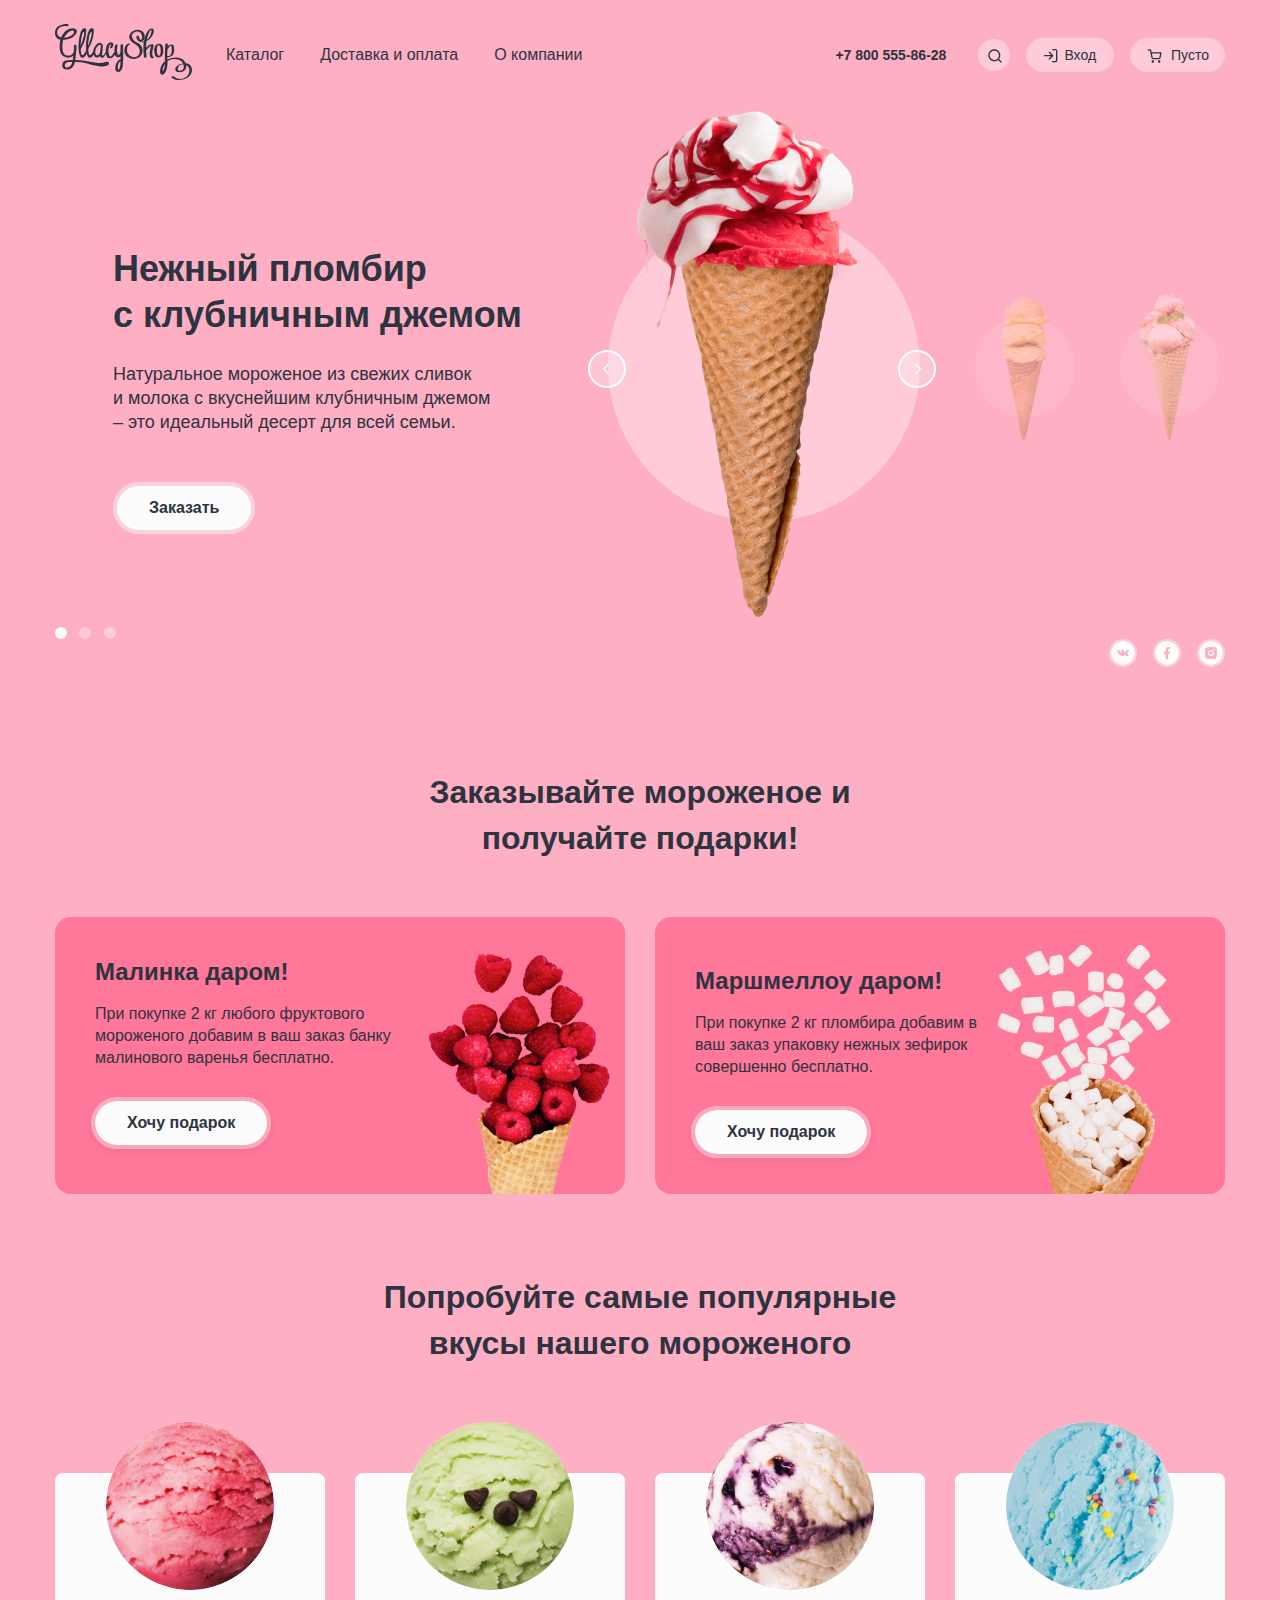
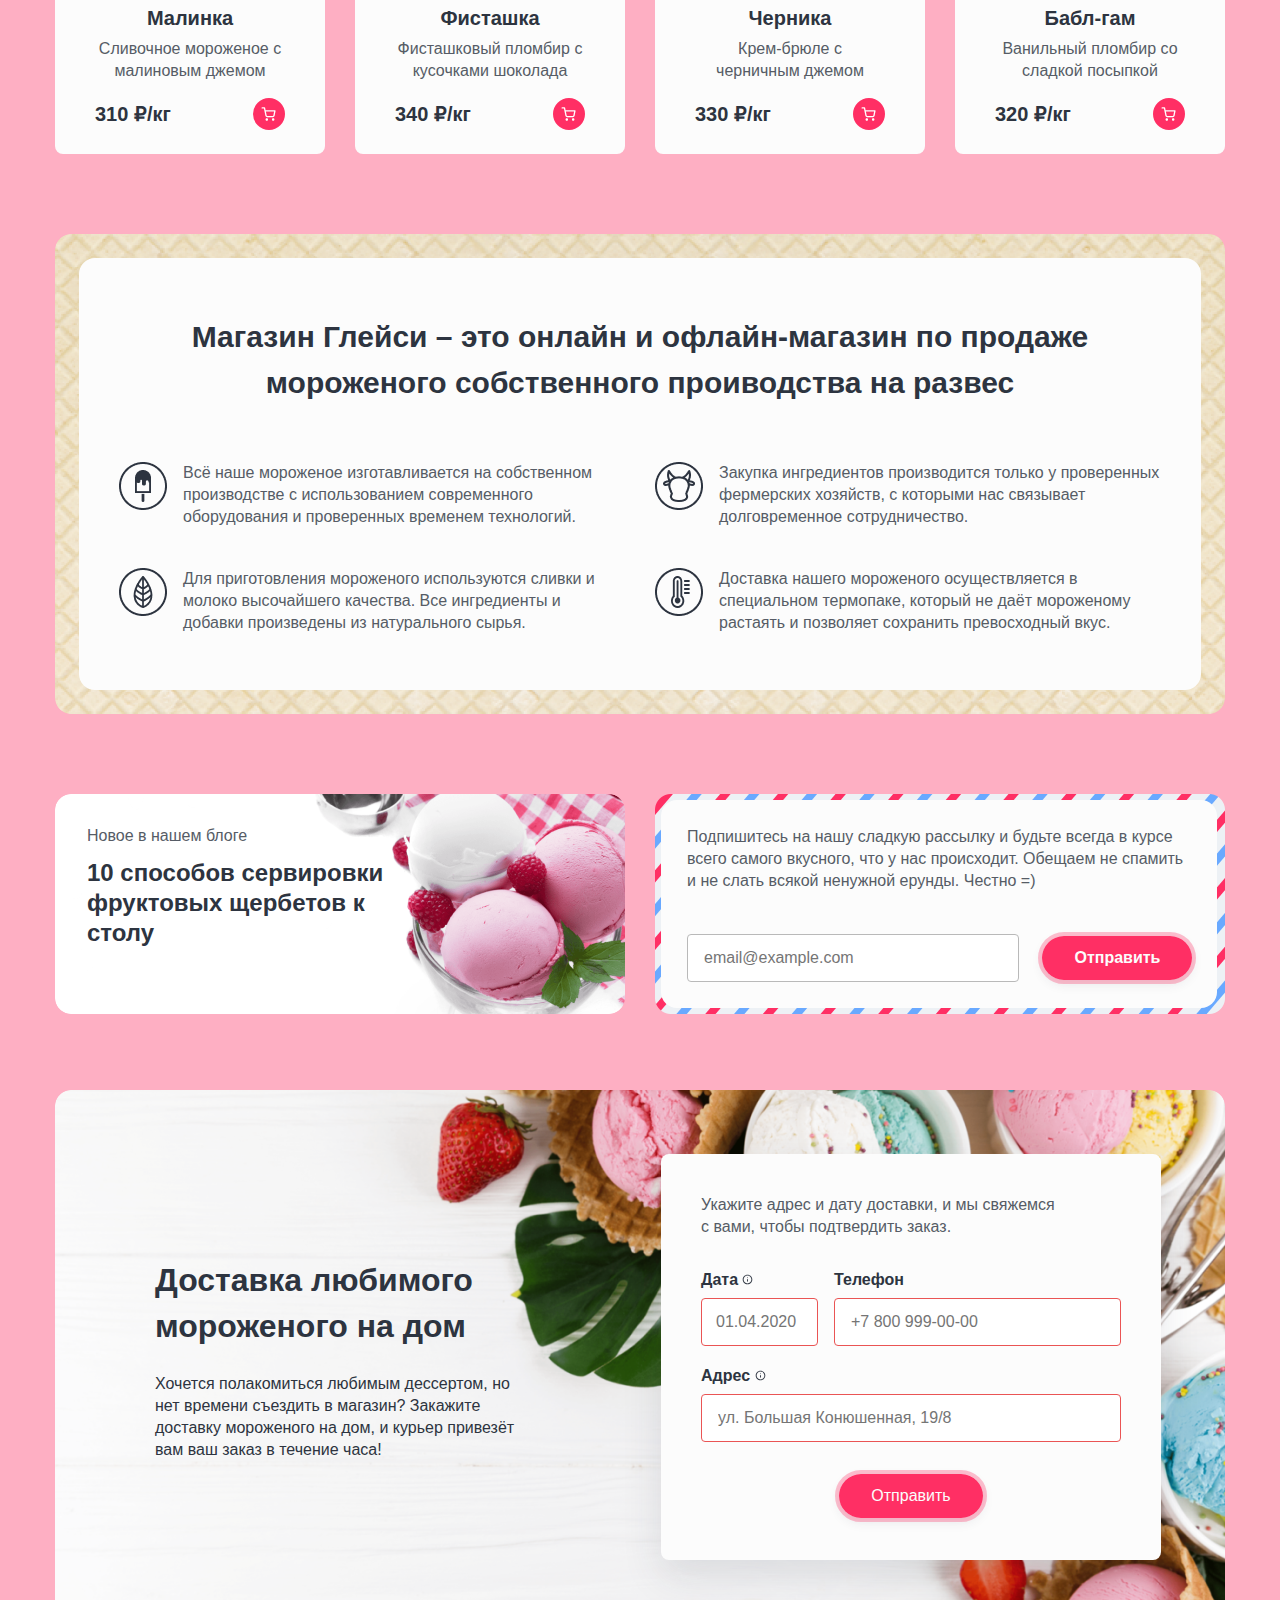
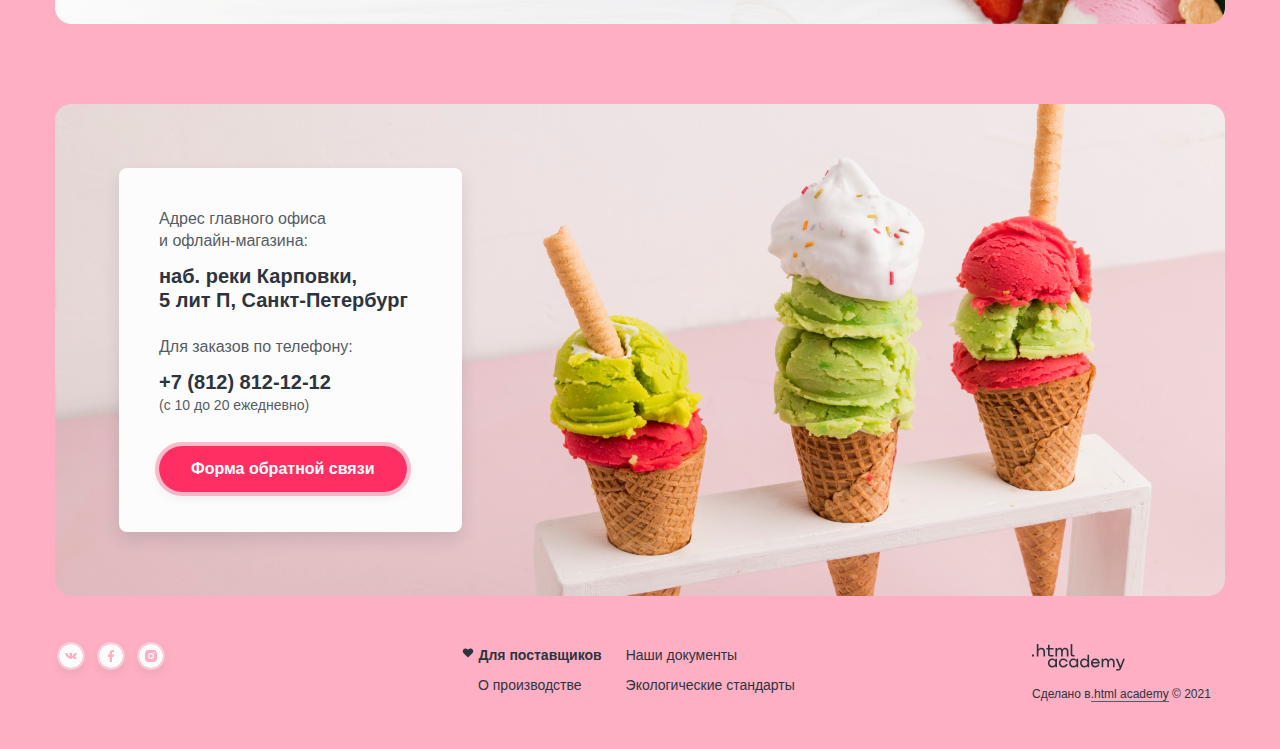
<file: index.html>
<!DOCTYPE html>
<html lang="ru">
<head>
    <meta charset="UTF-8">
    <meta http-equiv="X-UA-Compatible" content="IE=edge">
    <meta name="viewport" content="width=device-width, initial-scale=1.0">
    <link href="https://fonts.google.com/specimen/Inter?query=Inter#standard-styles" rel="stylesheet">
    <link rel="stylesheet" href="css/styles.css">
    <link rel="stylesheet" href="css/normalize.css">
    <title>Glaccy Shop</title>
</head>
<body>
  <div class="main-wrapper">

    <header class="header">

    <div class="header__container">

      <div class="header__logo">
        <a class="header__logo-link" href="index.html">
          <img class="header__logo-img" alt="Логотип магазина Glaccy Shop" src="images/icons/logo.svg" width="137" height="56">
        </a>
      </div>

      <nav class="main-navigation">
          <ul class="main-navigation__list">
              <li class="main-navigation__item">
                  <a class="main-navigation__link" href="catalog.html">Каталог</a>
              </li>
              <li class="main-navigation__item">
                  <a class="main-navigation__link" href="#">Доставка и оплата</a>
              </li>
              <li class="main-navigation__item">
                  <a class="main-navigation__link" href="#">О компании</a>
              </li>
          </ul>
      </nav>

          <ul class="header-button">

            <li class="header-button__item header-button__item-phone">
                <a class="header-button__link" href="tel:+78005558628">+7 800 555-86-28</a>
            </li>

            <li class="header-button__item header-button__item-search">
                <a class="header-button__link header-button__link-search" href="#">
                  <svg xmlns="http://www.w3.org/2000/svg" width="15" height="15" viewBox="0 0 15 15" fill="none">
                    <path fill-rule="evenodd" clip-rule="evenodd" d="M2.66341 7.33008C2.66341 4.75275 4.75275 2.66341 7.33008 2.66341C9.90741 2.66341 11.9967 4.75275 11.9967 7.33008C11.9967 8.58735 11.4995 9.7285 10.691 10.5676C10.6682 10.5852 10.6462 10.6044 10.6253 10.6253C10.6044 10.6463 10.5852 10.6682 10.5676 10.6911C9.72847 11.4996 8.58734 11.9967 7.33008 11.9967C4.75275 11.9967 2.66341 9.90741 2.66341 7.33008ZM11.0752 12.018C10.0487 12.8391 8.74675 13.3301 7.33008 13.3301C4.01637 13.3301 1.33008 10.6438 1.33008 7.33008C1.33008 4.01637 4.01637 1.33008 7.33008 1.33008C10.6438 1.33008 13.3301 4.01637 13.3301 7.33008C13.3301 8.74676 12.8391 10.0488 12.018 11.0752L14.4681 13.5253C14.7285 13.7857 14.7285 14.2078 14.4681 14.4682C14.2078 14.7285 13.7857 14.7285 13.5253 14.4682L11.0752 12.018Z" fill="#2D3440"/>
                    </svg>
                    <span class="visually-hidden">Поиск</span>
                </a>

                <div class="header-button-form header-button-form-search">
                  <input type="text" name="search" placeholder="Поиск по сайту">
                </div>

            </li>

            <li class="header-button__item header-button__item-login">
                <a class="header-button__link header-button__link-login" href="#">
                  <svg xmlns="http://www.w3.org/2000/svg" width="15" height="15" viewBox="0 0 15 15" fill="none">
                    <path fill-rule="evenodd" clip-rule="evenodd" d="M9 1.66667C9 1.29848 9.29848 1 9.66667 1H12.3333C12.8638 1 13.3725 1.21071 13.7475 1.58579C14.1226 1.96086 14.3333 2.46957 14.3333 3V12.3333C14.3333 12.8638 14.1226 13.3725 13.7475 13.7475C13.3725 14.1226 12.8638 14.3333 12.3333 14.3333H9.66667C9.29848 14.3333 9 14.0349 9 13.6667C9 13.2985 9.29848 13 9.66667 13H12.3333C12.5101 13 12.6797 12.9298 12.8047 12.8047C12.9298 12.6797 13 12.5101 13 12.3333V3C13 2.82319 12.9298 2.65362 12.8047 2.5286C12.6797 2.40357 12.5101 2.33333 12.3333 2.33333H9.66667C9.29848 2.33333 9 2.03486 9 1.66667ZM5.86189 3.86193C6.12224 3.60158 6.54435 3.60158 6.8047 3.86193L10.1338 7.19103C10.1509 7.20785 10.1671 7.22559 10.1824 7.24416C10.2142 7.28296 10.2411 7.32451 10.2628 7.36795C10.3079 7.45781 10.3333 7.55927 10.3333 7.66667C10.3333 7.77529 10.3074 7.87785 10.2613 7.96846C10.241 8.00841 10.2164 8.04675 10.1876 8.08278C10.1708 8.10378 10.1527 8.12375 10.1335 8.14256L6.8047 11.4714C6.54435 11.7318 6.12224 11.7318 5.86189 11.4714C5.60154 11.2111 5.60154 10.7889 5.86189 10.5286L8.05715 8.33333H1.66667C1.29848 8.33333 1 8.03486 1 7.66667C1 7.29848 1.29848 7 1.66667 7H8.05715L5.86189 4.80474C5.60154 4.54439 5.60154 4.12228 5.86189 3.86193Z" fill="#2D3440"/>
                  </svg>Вход
                </a>
            </li>
            <li class="header-button__item header-button__item-cart">
                <a class="header-button__link header-button__link-cart" href="#">
                  <svg xmlns="http://www.w3.org/2000/svg" width="16" height="15" viewBox="0 0 16 15" fill="none">
                    <path fill-rule="evenodd" clip-rule="evenodd" d="M1.16667 1.25C0.798477 1.25 0.5 1.54848 0.5 1.91667C0.5 2.28486 0.798477 2.58333 1.16667 2.58333H2.93794L3.40537 4.91872C3.40821 4.93667 3.41176 4.95438 3.416 4.97182L4.38338 9.80515L4.3835 9.80571C4.46706 10.2257 4.69562 10.603 5.02921 10.8715C5.36111 11.1387 5.77595 11.2813 6.20183 11.2748H11.8225C12.2484 11.2813 12.6633 11.1387 12.9952 10.8715C13.3289 10.6029 13.5575 10.2254 13.641 9.80515L13.641 9.80515L13.642 9.80016L14.5691 4.93872C14.6063 4.74355 14.5545 4.54195 14.4279 4.38887C14.3012 4.23578 14.1129 4.14716 13.9142 4.14716H4.61072L4.1381 1.78583C4.07574 1.47426 3.80215 1.25 3.4844 1.25H1.16667ZM5.69098 9.54444L4.87759 5.4805H13.1084L12.3328 9.54736C12.31 9.65988 12.2485 9.7609 12.1591 9.83291C12.0691 9.90535 11.9565 9.94383 11.841 9.94162L11.841 9.94149H11.8282H6.19614V9.94137L6.18337 9.94162C6.06787 9.94383 5.95528 9.90535 5.8653 9.83291C5.77531 9.76048 5.71368 9.6587 5.69117 9.5454L5.69098 9.54444ZM4.55739 13.5054C4.55739 12.8175 5.1151 12.2597 5.80307 12.2597C6.49105 12.2597 7.04876 12.8175 7.04876 13.5054C7.04876 14.1934 6.49105 14.7511 5.80307 14.7511C5.1151 14.7511 4.55739 14.1934 4.55739 13.5054ZM10.9307 13.5054C10.9307 12.8175 11.4884 12.2597 12.1764 12.2597C12.8644 12.2597 13.4221 12.8175 13.4221 13.5054C13.4221 14.1934 12.8644 14.7511 12.1764 14.7511C11.4884 14.7511 10.9307 14.1934 10.9307 13.5054Z" fill="#2D3440"/>
                  </svg>Пусто
                </a>
            </li>
          </ul> 

    </div>
  </header>

    <main class="main-index">

        <section class="promo">

           <div class="promo-swiper">

                <div class="promo-swiper__wrapper-slider">

                  <div class="promo-swiper__slider-description">
                      <h3 class="promo-slider__title title-pink">Нежный пломбир <br> с клубничным джемом</h3>
                      <p class="promo-slider__description promo__description-pink">Натуральное мороженое из свежих сливок <br> и молока с вкуснейшим клубничным джемом <br> – это идеальный десерт для всей семьи.</p>
                      <a href="#" class="promo-slider__button-buy">Заказать</a>
                  </div>

                  <div class="promo-swiper__slider-pink">
                      <img class="promo-slider__image-pink" src="images/ice-cream-1.png" alt="Мороженное с клубничным джемом" width="306" height="507">
                      <div class="promo-slider__image-pink-circle"></div>
                    <div class="promo-slider__button-prev">
                      <button class="promo-slider__button" type="button">  
                        <svg class="promo-slider__button-icon" xmlns="http://www.w3.org/2000/svg" width="16" height="16" viewBox="0 0 16 16" fill="currentColor">
                          <path fill-rule="evenodd" clip-rule="evenodd" d="M9.8033 3.80515C10.063 3.54545 10.063 3.12439 9.8033 2.8647C9.54361 2.605 9.12255 2.605 8.86285 2.8647L4.19477 7.53277C3.93593 7.79162 3.93508 8.21075 4.19221 8.47065C4.19338 8.47183 4.19454 8.47301 4.19572 8.47418L8.8638 13.1423C9.12349 13.402 9.54455 13.402 9.80425 13.1423C10.0639 12.8826 10.0639 12.4615 9.80425 12.2018L5.60545 8.00301L9.8033 3.80515Z"/>
                        </svg>
                          <span class="visually-hidden">Предыдущее фото</span>
                      </button>
                  </div>

                  <div class="promo-slider__button-next">
                      <button class="promo-slider__button promo-slider__next" type="button">
                        <svg class="promo-slider__button-icon" xmlns="http://www.w3.org/2000/svg" width="16" height="16" viewBox="0 0 16 16" fill="currentColor">
                          <path fill-rule="evenodd" clip-rule="evenodd" d="M7.13526 2.8647C6.87557 2.605 6.45451 2.605 6.19481 2.8647C5.93511 3.12439 5.93511 3.54545 6.19481 3.80515L10.3961 8.00643L6.19477 12.2077C5.93508 12.4674 5.93508 12.8885 6.19477 13.1482C6.45447 13.4079 6.87553 13.4079 7.13523 13.1482L11.804 8.47944C11.8049 8.47852 11.8058 8.47759 11.8068 8.47666C12.0665 8.21696 12.0665 7.79591 11.8068 7.53621L7.13526 2.8647Z"/>
                        </svg>
                      </button>
                  </div>

                  </div>
                  <div class="promo-swiper__slider-blue">  
                    <img class="promo-slider__image-blue" src="images/ice-cream-2-min.png" alt="Сливочное мороженое со вкусом банана" width="66" height="150">
                    <div class="promo-slider__image-circle"></div>
                  </div>

                  <div class="promo-swiper__slider-yellow">
                      <img class="promo-slider__image-yellow" src="images/ice-cream-3-min.png" alt="Карамельное мороженное с маршмеллоу" width="66" height="150 ">
                      <div class="promo-slider__image-circle"></div>
                    </div>
                </div>

                <div class="promo-swiper__bottom">
                <div class="promo-swiper__pagination">
                    <label class="promo-swiper__pagination-radio promo-swiper__pagination-left-cerrent" for="product-1" aria-label="Слайд номер 1"></label>
                    <label class="promo-swiper__pagination-radio" for="product-2" aria-label="Слайд номер 2"></label>
                    <label class="promo-swiper__pagination-radio" for="product-3" aria-label="Слайд номер 3"></label>
                </div>

                <ul class="promo-socials__list">
                    <li class="promo-socials__item promo-socials__item-vk">
                      <a class="promo-socials__link-vk" href="#">
                        <svg class="promo-socials__icon" xmlns="http://www.w3.org/2000/svg" width="24" height="24" viewBox="0 0 24 24" fill="none">
                          <path fill-rule="evenodd" clip-rule="evenodd" d="M24 12C24 18.6274 18.6274 24 12 24C5.37258 24 0 18.6274 0 12C0 5.37258 5.37258 0 12 0C18.6274 0 24 5.37258 24 12ZM12.5884 14.9749H11.8711C11.8711 14.9749 10.2885 15.0584 8.89479 13.7867C7.37486 12.3995 6.03249 9.64702 6.03249 9.64702C6.03249 9.64702 5.95511 9.46654 6.03917 9.3793C6.13366 9.28121 6.39106 9.27493 6.39106 9.27493L8.10567 9.26508C8.10567 9.26508 8.26727 9.28878 8.38294 9.36317C8.47824 9.42457 8.53167 9.53936 8.53167 9.53936C8.53167 9.53936 8.80878 10.1536 9.17581 10.7093C9.89212 11.7942 10.2258 12.0315 10.469 11.9152C10.8233 11.7458 10.7171 10.3816 10.7171 10.3816C10.7171 10.3816 10.7236 9.88646 10.5387 9.66601C10.3955 9.4951 10.1254 9.44527 10.0062 9.43128C9.90971 9.42 10.0681 9.22367 10.2733 9.13558C10.5819 9.00308 11.1268 8.99551 11.7706 9.00136C12.2722 9.00579 12.4165 9.0332 12.6127 9.07475C13.0677 9.17105 13.0536 9.47963 13.0229 10.1454C13.0138 10.3444 13.0032 10.5752 13.0032 10.8418C13.0032 10.9018 13.0012 10.9657 12.9991 11.0315C12.9885 11.3725 12.9763 11.7629 13.2324 11.908C13.3637 11.9822 13.6849 11.9191 14.4884 10.7233C14.8693 10.1566 15.1549 9.49024 15.1549 9.49024C15.1549 9.49024 15.2173 9.37145 15.3142 9.32048C15.4134 9.26851 15.5472 9.2845 15.5472 9.2845L17.3515 9.27465C17.3515 9.27465 17.8937 9.21796 17.9815 9.43242C18.0735 9.65758 17.7788 10.1833 17.0417 11.0444C16.3463 11.8567 16.006 12.1587 16.0328 12.4236C16.0527 12.6198 16.2739 12.7957 16.7015 13.1436C17.5897 13.8661 17.8264 14.2455 17.8827 14.3357C17.8872 14.343 17.8906 14.3484 17.893 14.3519C18.2905 14.9296 17.4522 14.9749 17.4522 14.9749L15.8497 14.9944C15.8497 14.9944 15.5053 15.0543 15.0521 14.7814C14.8151 14.6388 14.5833 14.406 14.3626 14.1842C14.0251 13.8451 13.7131 13.5316 13.4469 13.6056C13.0002 13.7298 13.0143 14.5734 13.0143 14.5734C13.0143 14.5734 13.0175 14.7536 12.9157 14.8495C12.8051 14.954 12.5884 14.9749 12.5884 14.9749Z" fill="#FCFCFC"/>
                        </svg>
                      </a>
                    </li>
                    <li class="promo-socials__item promo-socials__item-fb">
                      <a class="promo-socials__link-fb" href="#">
                        <svg class="promo-socials__icon" xmlns="http://www.w3.org/2000/svg" width="24" height="24" viewBox="0 0 24 24" fill="none">
                          <path fill-rule="evenodd" clip-rule="evenodd" d="M24 12C24 18.6274 18.6274 24 12 24C5.37258 24 0 18.6274 0 12C0 5.37258 5.37258 0 12 0C18.6274 0 24 5.37258 24 12ZM14.4286 12.9H13V18H10.7143V12.9H9V10.5H10.7143V8.82C10.7143 6.9942 11.816 6 13.3674 6C14.1103 6 14.8137 6.0582 15 6.084V8.1H14.1429C13 8.1 13 8.682 13 9.3V10.5H15L14.4286 12.9Z" fill="#FCFCFC"/>
                        </svg>
                      </a>
                    </li>
                    <li class="promo-socials__item promo-socials__item-inst">
                      <a class="promo-socials__link-inst" href="#">
                        <svg class="promo-socials__icon" xmlns="http://www.w3.org/2000/svg" width="24" height="24" viewBox="0 0 24 24" fill="none">
                          <path fill-rule="evenodd" clip-rule="evenodd" d="M24 12C24 18.6274 18.6274 24 12 24C5.37258 24 0 18.6274 0 12C0 5.37258 5.37258 0 12 0C18.6274 0 24 5.37258 24 12ZM14.4732 6.036C13.8336 6.006 13.6302 6 12 6C10.3698 6 10.1664 6.0078 9.5268 6.036C8.8872 6.066 8.4528 6.1662 8.07 6.315C7.66946 6.46544 7.3066 6.70154 7.0068 7.0068C6.70128 7.30639 6.46514 7.66931 6.315 8.07C6.1662 8.4528 6.066 8.8872 6.036 9.5268C6.006 10.1664 6 10.3698 6 12C6 13.6302 6.0078 13.8336 6.036 14.4732C6.066 15.1122 6.1662 15.5478 6.315 15.93C6.46556 16.3305 6.70164 16.6933 7.0068 16.9932C7.30652 17.2986 7.6694 17.5347 8.07 17.685C8.4528 17.8332 8.8878 17.934 9.5268 17.964C10.1664 17.994 10.3698 18 12 18C13.6302 18 13.8336 17.9922 14.4732 17.964C15.1122 17.934 15.5478 17.8332 15.93 17.685C16.3304 17.5343 16.6932 17.2982 16.9932 16.9932C17.2987 16.6936 17.5348 16.3307 17.685 15.93C17.8332 15.5472 17.934 15.1122 17.964 14.4732C17.994 13.8336 18 13.6302 18 12C18 10.3698 17.9922 10.1664 17.964 9.5268C17.934 8.8878 17.8332 8.4522 17.685 8.07C17.5344 7.66955 17.2983 7.30674 16.9932 7.0068C16.6596 6.6738 16.326 6.4674 15.93 6.315C15.5472 6.1662 15.1122 6.066 14.4732 6.036ZM9.87868 9.87868C10.4413 9.31607 11.2044 9 12 9C12.7956 9 13.5587 9.31607 14.1213 9.87868C14.6839 10.4413 15 11.2044 15 12C15 12.7956 14.6839 13.5587 14.1213 14.1213C13.5587 14.6839 12.7956 15 12 15C11.2044 15 10.4413 14.6839 9.87868 14.1213C9.31607 13.5587 9 12.7956 9 12C9 11.2044 9.31607 10.4413 9.87868 9.87868ZM15.6803 8.31967C15.821 8.46032 15.9 8.65109 15.9 8.85C15.9 9.04891 15.821 9.23968 15.6803 9.38033C15.5397 9.52098 15.3489 9.6 15.15 9.6C14.9511 9.6 14.7603 9.52098 14.6197 9.38033C14.479 9.23968 14.4 9.04891 14.4 8.85C14.4 8.65109 14.479 8.46032 14.6197 8.31967C14.7603 8.17902 14.9511 8.1 15.15 8.1C15.3489 8.1 15.5397 8.17902 15.6803 8.31967ZM13.2728 10.7272C12.9352 10.3896 12.4774 10.2 12 10.2C11.5226 10.2 11.0648 10.3896 10.7272 10.7272C10.3896 11.0648 10.2 11.5226 10.2 12C10.2 12.4774 10.3896 12.9352 10.7272 13.2728C11.0648 13.6104 11.5226 13.8 12 13.8C12.4774 13.8 12.9352 13.6104 13.2728 13.2728C13.6104 12.9352 13.8 12.4774 13.8 12C13.8 11.5226 13.6104 11.0648 13.2728 10.7272Z" fill="#FCFCFC"/>
                        </svg>
                      </a> 
                    </li>
                </ul>

              </div>

            </div>
        </section>
        <section class="promotion">
            <h2 class="promotion__title general-text__title">Заказывайте мороженое и получайте подарки!</h2>
            <ul class="promotion__list">
              <li class="promotion__item">
               <div class="promotion__item-wrapper">
                <h3 class="promotion__gift-title">Малинка даром!</h3>
                <p class="promotion__text-gift">При покупке 2 кг любого фруктового мороженого добавим в ваш заказ банку малинового варенья бесплатно.</p>
                <a class="promotion__button-gift" href="#">Хочу подарок</a>
              </div>
              <div class="promotion__img-wrapper">
                <img class="promotion__gift-img" alt="Фото Малинка даром!" src="images/raspberries.png" width="181" height="240">
              </div>
              </li>
              <li class="promotion__item promotion__item-marshmallow">
               <div class="promotion__item-wrapper">
                <h3 class="promotion__gift-title gift-title-marshmallow">Маршмеллоу даром!</h3>
                <p class="promotion__text-gift text-marshmallow">При покупке 2 кг пломбира добавим в ваш заказ упаковку нежных зефирок совершенно бесплатно.</p>
                <a class="promotion__button-gift" href="#">Хочу подарок</a>
               </div>
               <div class="promotion__img-wrapper">
                <img class="promotion__gift-img" alt="Фото Маршмеллоу даром!" src="images/marshmallow.png" width="232" height="249">
               </div>
              </li>
            </ul>
        </section>
        <section class="popular-flavors">
            <h2 class="popular-flavors__page-title general-text__title">Попробуйте самые популярные вкусы нашего мороженого</h2>
            <ul class="popular-flavors__list">
                <li class="popular-flavors__item">
                  <a class="popular-flavors__link" href="">
                    <img class="popular-flavors__img" alt="Вкус Малинка" src="images/ice-cream-4.jpg" width="168" height="168">
                  </a> 
                  <a class="popular-flavors__link" href="">
                    <h3 class="popular-flavors__title">Малинка</h3>
                  </a>
                    <p class="popular-flavors__text">Сливочное мороженое с малиновым джемом</p>
                <div class="popular-flavors__wrapper-price">
                    <span class="popular-flavors__price">310 ₽/кг</span>
                    <a class="popular-flavors__button" href="">
                      <svg class="popular-flavors__icon-cart" xmlns="http://www.w3.org/2000/svg" width="16" height="16" viewBox="0 0 16 16" fill="currentColor">
                        <path fill-rule="evenodd" clip-rule="evenodd" d="M1.16667 1.25C0.798477 1.25 0.5 1.54848 0.5 1.91667C0.5 2.28486 0.798477 2.58333 1.16667 2.58333H2.93794L3.40537 4.91872C3.40821 4.93667 3.41176 4.95438 3.416 4.97182L4.38338 9.80515L4.3835 9.80571C4.46706 10.2257 4.69562 10.603 5.02921 10.8715C5.36111 11.1387 5.77595 11.2813 6.20183 11.2748H11.8225C12.2484 11.2813 12.6633 11.1387 12.9952 10.8715C13.3289 10.6029 13.5575 10.2254 13.641 9.80515L13.641 9.80515L13.642 9.80016L14.5691 4.93872C14.6063 4.74355 14.5545 4.54195 14.4279 4.38887C14.3012 4.23578 14.1129 4.14716 13.9142 4.14716H4.61072L4.1381 1.78583C4.07574 1.47426 3.80215 1.25 3.4844 1.25H1.16667ZM5.69098 9.54444L4.87759 5.4805H13.1084L12.3328 9.54736C12.31 9.65988 12.2485 9.7609 12.1591 9.83291C12.0691 9.90535 11.9565 9.94383 11.841 9.94162L11.841 9.94149H11.8282H6.19614V9.94137L6.18337 9.94162C6.06787 9.94383 5.95528 9.90535 5.8653 9.83291C5.77531 9.76048 5.71368 9.6587 5.69117 9.5454L5.69098 9.54444ZM4.55739 13.5054C4.55739 12.8175 5.1151 12.2597 5.80307 12.2597C6.49105 12.2597 7.04876 12.8175 7.04876 13.5054C7.04876 14.1934 6.49105 14.7511 5.80307 14.7511C5.1151 14.7511 4.55739 14.1934 4.55739 13.5054ZM10.9307 13.5054C10.9307 12.8175 11.4884 12.2597 12.1764 12.2597C12.8644 12.2597 13.4221 12.8175 13.4221 13.5054C13.4221 14.1934 12.8644 14.7511 12.1764 14.7511C11.4884 14.7511 10.9307 14.1934 10.9307 13.5054Z"/>
                      </svg>
                    </a>
                </div>
                </li>
                <li class="popular-flavors__item">
                  <a class="popular-flavors__link" href="">
                    <img class="popular-flavors__img" alt="Вкус Фисташка" src="images/ice-cream-5.jpg" width="168" height="168">
                  </a>
                  <a class="popular-flavors__link" href=""> 
                    <h3 class="popular-flavors__title">Фисташка</h3>
                  </a>
                    <p class="popular-flavors__text">Фисташковый пломбир с кусочками шоколада</p>
                  <div class="popular-flavors__wrapper-price">
                    <span class="popular-flavors__price">340 ₽/кг</span>
                  <a class="popular-flavors__button" href="">
                    <svg class="popular-flavors__icon-cart" xmlns="http://www.w3.org/2000/svg" width="16" height="16" viewBox="0 0 16 16" fill="currentColor">
                      <path fill-rule="evenodd" clip-rule="evenodd" d="M1.16667 1.25C0.798477 1.25 0.5 1.54848 0.5 1.91667C0.5 2.28486 0.798477 2.58333 1.16667 2.58333H2.93794L3.40537 4.91872C3.40821 4.93667 3.41176 4.95438 3.416 4.97182L4.38338 9.80515L4.3835 9.80571C4.46706 10.2257 4.69562 10.603 5.02921 10.8715C5.36111 11.1387 5.77595 11.2813 6.20183 11.2748H11.8225C12.2484 11.2813 12.6633 11.1387 12.9952 10.8715C13.3289 10.6029 13.5575 10.2254 13.641 9.80515L13.641 9.80515L13.642 9.80016L14.5691 4.93872C14.6063 4.74355 14.5545 4.54195 14.4279 4.38887C14.3012 4.23578 14.1129 4.14716 13.9142 4.14716H4.61072L4.1381 1.78583C4.07574 1.47426 3.80215 1.25 3.4844 1.25H1.16667ZM5.69098 9.54444L4.87759 5.4805H13.1084L12.3328 9.54736C12.31 9.65988 12.2485 9.7609 12.1591 9.83291C12.0691 9.90535 11.9565 9.94383 11.841 9.94162L11.841 9.94149H11.8282H6.19614V9.94137L6.18337 9.94162C6.06787 9.94383 5.95528 9.90535 5.8653 9.83291C5.77531 9.76048 5.71368 9.6587 5.69117 9.5454L5.69098 9.54444ZM4.55739 13.5054C4.55739 12.8175 5.1151 12.2597 5.80307 12.2597C6.49105 12.2597 7.04876 12.8175 7.04876 13.5054C7.04876 14.1934 6.49105 14.7511 5.80307 14.7511C5.1151 14.7511 4.55739 14.1934 4.55739 13.5054ZM10.9307 13.5054C10.9307 12.8175 11.4884 12.2597 12.1764 12.2597C12.8644 12.2597 13.4221 12.8175 13.4221 13.5054C13.4221 14.1934 12.8644 14.7511 12.1764 14.7511C11.4884 14.7511 10.9307 14.1934 10.9307 13.5054Z"/>
                    </svg>
                  </a>
                </div>
                </li>
                <li class="popular-flavors__item">
                  <a class="popular-flavors__link" href="">
                    <img class="popular-flavors__img" alt="Вкус Черника" src="images/ice-cream-6.jpg" width="168" height="168">
                  </a> 
                  <a class="popular-flavors__link" href=""> 
                    <h3 class="popular-flavors__title">Черника</h3>
                  </a>
                    <p class="popular-flavors__text">Крем-брюле с черничным джемом</p>
                  <div class="popular-flavors__wrapper-price">
                    <span class="popular-flavors__price">330 ₽/кг</span>
                    <a class="popular-flavors__button" href="">
                      <svg class="popular-flavors__icon-cart" xmlns="http://www.w3.org/2000/svg" width="16" height="16" viewBox="0 0 16 16" fill="currentColor">
                        <path fill-rule="evenodd" clip-rule="evenodd" d="M1.16667 1.25C0.798477 1.25 0.5 1.54848 0.5 1.91667C0.5 2.28486 0.798477 2.58333 1.16667 2.58333H2.93794L3.40537 4.91872C3.40821 4.93667 3.41176 4.95438 3.416 4.97182L4.38338 9.80515L4.3835 9.80571C4.46706 10.2257 4.69562 10.603 5.02921 10.8715C5.36111 11.1387 5.77595 11.2813 6.20183 11.2748H11.8225C12.2484 11.2813 12.6633 11.1387 12.9952 10.8715C13.3289 10.6029 13.5575 10.2254 13.641 9.80515L13.641 9.80515L13.642 9.80016L14.5691 4.93872C14.6063 4.74355 14.5545 4.54195 14.4279 4.38887C14.3012 4.23578 14.1129 4.14716 13.9142 4.14716H4.61072L4.1381 1.78583C4.07574 1.47426 3.80215 1.25 3.4844 1.25H1.16667ZM5.69098 9.54444L4.87759 5.4805H13.1084L12.3328 9.54736C12.31 9.65988 12.2485 9.7609 12.1591 9.83291C12.0691 9.90535 11.9565 9.94383 11.841 9.94162L11.841 9.94149H11.8282H6.19614V9.94137L6.18337 9.94162C6.06787 9.94383 5.95528 9.90535 5.8653 9.83291C5.77531 9.76048 5.71368 9.6587 5.69117 9.5454L5.69098 9.54444ZM4.55739 13.5054C4.55739 12.8175 5.1151 12.2597 5.80307 12.2597C6.49105 12.2597 7.04876 12.8175 7.04876 13.5054C7.04876 14.1934 6.49105 14.7511 5.80307 14.7511C5.1151 14.7511 4.55739 14.1934 4.55739 13.5054ZM10.9307 13.5054C10.9307 12.8175 11.4884 12.2597 12.1764 12.2597C12.8644 12.2597 13.4221 12.8175 13.4221 13.5054C13.4221 14.1934 12.8644 14.7511 12.1764 14.7511C11.4884 14.7511 10.9307 14.1934 10.9307 13.5054Z"/>
                      </svg>
                    </a>
                  </div>
                </li>
                <li class="popular-flavors__item">
                  <a class="popular-flavors__link" href="">
                    <img class="popular-flavors__img" alt="Вкус Бабл-гам" src="images/ice-cream-7.jpg" width="168" height="168">
                  </a>
                  <a class="popular-flavors__link" href="">
                    <h3 class="popular-flavors__title">Бабл-гам</h3>
                  </a>
                    <p class="popular-flavors__text">Ванильный пломбир со сладкой посыпкой</p>
                  <div class="popular-flavors__wrapper-price">
                    <span class="popular-flavors__price">320 ₽/кг</span>
                  <a class="popular-flavors__button" href="">
                    <svg class="popular-flavors__icon-cart" xmlns="http://www.w3.org/2000/svg" width="16" height="16" viewBox="0 0 16 16" fill="currentColor">
                      <path fill-rule="evenodd" clip-rule="evenodd" d="M1.16667 1.25C0.798477 1.25 0.5 1.54848 0.5 1.91667C0.5 2.28486 0.798477 2.58333 1.16667 2.58333H2.93794L3.40537 4.91872C3.40821 4.93667 3.41176 4.95438 3.416 4.97182L4.38338 9.80515L4.3835 9.80571C4.46706 10.2257 4.69562 10.603 5.02921 10.8715C5.36111 11.1387 5.77595 11.2813 6.20183 11.2748H11.8225C12.2484 11.2813 12.6633 11.1387 12.9952 10.8715C13.3289 10.6029 13.5575 10.2254 13.641 9.80515L13.641 9.80515L13.642 9.80016L14.5691 4.93872C14.6063 4.74355 14.5545 4.54195 14.4279 4.38887C14.3012 4.23578 14.1129 4.14716 13.9142 4.14716H4.61072L4.1381 1.78583C4.07574 1.47426 3.80215 1.25 3.4844 1.25H1.16667ZM5.69098 9.54444L4.87759 5.4805H13.1084L12.3328 9.54736C12.31 9.65988 12.2485 9.7609 12.1591 9.83291C12.0691 9.90535 11.9565 9.94383 11.841 9.94162L11.841 9.94149H11.8282H6.19614V9.94137L6.18337 9.94162C6.06787 9.94383 5.95528 9.90535 5.8653 9.83291C5.77531 9.76048 5.71368 9.6587 5.69117 9.5454L5.69098 9.54444ZM4.55739 13.5054C4.55739 12.8175 5.1151 12.2597 5.80307 12.2597C6.49105 12.2597 7.04876 12.8175 7.04876 13.5054C7.04876 14.1934 6.49105 14.7511 5.80307 14.7511C5.1151 14.7511 4.55739 14.1934 4.55739 13.5054ZM10.9307 13.5054C10.9307 12.8175 11.4884 12.2597 12.1764 12.2597C12.8644 12.2597 13.4221 12.8175 13.4221 13.5054C13.4221 14.1934 12.8644 14.7511 12.1764 14.7511C11.4884 14.7511 10.9307 14.1934 10.9307 13.5054Z"/>
                    </svg>
                  </a>
                </div>
                </li>
            </ul>
        </section>
        <section class="features">
          <div class="features__container">
            <h2 class="features__title">Магазин Глейси – это онлайн и офлайн-магазин по продаже мороженого собственного проиводства на развес</h2>
            <div class="features__list">
              <div class="features__item">
                <div class="features__img">
                  <img alt="иконска мороженное" src="images/ice-cream.png" width="48" height="48">
                </div>  
                <p class="features__text">Всё наше мороженое изготавливается на собственном производстве с использованием современного оборудования и проверенных временем технологий.</p>
              </div>
              <div class="features__item">
                <div class="features__img">
                  <img alt="иконска корова" src="images/cow.png" width="48" height="48"> 
                </div>
                <p class="features__text">Закупка ингредиентов производится только у проверенных фермерских хозяйств, с которыми нас связывает долговременное сотрудничество.</p>
              </div>
              <div class="features__item features__item-bottom">
                <div class="features__img">
                  <img alt="иконска листик" src="images/leaf.png" width="48" height="48"> 
                </div>  
                <p class="features__text">Для приготовления мороженого используются сливки и молоко высочайшего качества. Все ингредиенты и добавки произведены из натурального сырья.</p>
              </div>
              <div class="features__item features__item-bottom">
                <div class="features__img">
                  <img alt="иконска градусник" src="images/thermometer.png" width="48" height="48"> 
                </div>
                <p class="features__text">Доставка нашего мороженого осуществляется в специальном термопаке, который не даёт мороженому растаять и позволяет сохранить превосходный вкус.</p>
              </div>
            </div>
          </div>
        </section> 
    <section class="preview">
      <h2 class="visually-hidden">Новое в нашем блоге</h2>
        <article class="preview__new-blog">
         <div class="preview__new-blog-wrapper">
          <p class="preview__new-blog-text">Новое в нашем блоге</p>
          <h3 class="preview__new-blog-text-desc">10 способов сервировки фруктовых щербетов к столу</h3>
         </div>
        </article>
      <div class="subscribe">
        <div class="subscribe__wrapper">
          <p class="subscribe__text">Подпишитесь на нашу сладкую рассылку и будьте всегда в курсе всего самого вкусного, что у нас происходит. Обещаем не спамить и не слать всякой ненужной ерунды. Честно =)</p>
          <form class="subscribe__form" method="get">
            <label class="visually-hidden" for="subscribe-botton">Подписаться на рассылку</label>
              <input class="subscribe__form-email field" type="email" placeholder="email@example.com" id="subscribe-botton" name="subscribe-form">
              <button class="button subscribe__form-button" type="submit">Отправить</button>
          </form>
        </div>
      </div>
    </section>
        <section class="delivery">
          <div class="delivery__text">
            <h2 class="delivery-text__title general-text__title">Доставка любимого мороженого на дом</h2>
            <p class="delivery-text__paragraph">Хочется полакомиться любимым дессертом, но нет времени съездить в магазин? Закажите доставку мороженого на дом, и курьер привезёт вам ваш заказ в течение часа!</p>
          </div>
            <form class="delivery__form" method="get">
                <p class="delivery-form__title">Укажите адрес и дату доставки, и мы свяжемся с вами, чтобы подтвердить заказ.</p>
            <div class="delivery__wrapper-form">
              <label for="date">
                <div class="delivery-form__text">Дата
                    <img class="delivery-form__icon" alt="Иконска с подсказкой" src="images/icons/Info.svg" width="11" height="11">
                </div> 
                <input class="delivery-form__date form-text__delivery field" type="text" placeholder="01.04.2020" id="date" required>
              </label>
              <label for="number">
                <div class="delivery-form__text">Телефон</div> 
                <input class="delivery-form__number form-text__delivery field" type="tel" placeholder="+7 800 999-00-00" id="number" required>
              </label>
              <label for="address">
                <div class="delivery-form__text">Адрес
                    <img class="delivery-form__icon" alt="Иконска с подсказкой" src="images/icons/Info.svg" width="11" height="11">
                </div> 
                <input class="delivery-form__address form-text__delivery field" type="text" placeholder="ул. Большая Конюшенная, 19/8" id="address" required>
              </label>
            </div>
              <button class="button delivery-form__button" type="submit">Отправить</button>
            </form> 
        </section>
        <section class="contacts">
          <h2 class="visually-hidden">Контакты</h2>
            <div class="contacts__block">
                    <p class="contacts-block__address-title">Адрес главного офиса и офлайн-магазина:</p>
                    <address class="contacts-block__address">наб. реки Карповки,<br>5 лит П, Санкт-Петербург</address>
                    <p class="contacts-block__order-number">Для заказов по телефону:</p>
                    <a class="contacts-block__number" href="tel:+78005558628">+7 (812) 812-12-12</a>
                    <p class="contacts-block__order-time">(с 10 до 20 ежедневно)</p>
                    <a class="button contacts-block__button" href="#">Форма обратной связи</a>   
            </div>        
        </section>
    </main>
        <footer class="footer">
            <div class="footer-socials">
                <ul class="footer-socials__list">
                    <li class="footer-socials__item">
                      <a class="footer-socials__link" href="#">
                        <svg class="footer-socials__icon" xmlns="http://www.w3.org/2000/svg" width="24" height="24" viewBox="0 0 24 24" fill="none">
                          <path fill-rule="evenodd" clip-rule="evenodd" d="M24 12C24 18.6274 18.6274 24 12 24C5.37258 24 0 18.6274 0 12C0 5.37258 5.37258 0 12 0C18.6274 0 24 5.37258 24 12ZM12.5884 14.9749H11.8711C11.8711 14.9749 10.2885 15.0584 8.89479 13.7867C7.37486 12.3995 6.03249 9.64702 6.03249 9.64702C6.03249 9.64702 5.95511 9.46654 6.03917 9.3793C6.13366 9.28121 6.39106 9.27493 6.39106 9.27493L8.10567 9.26508C8.10567 9.26508 8.26727 9.28878 8.38294 9.36317C8.47824 9.42457 8.53167 9.53936 8.53167 9.53936C8.53167 9.53936 8.80878 10.1536 9.17581 10.7093C9.89212 11.7942 10.2258 12.0315 10.469 11.9152C10.8233 11.7458 10.7171 10.3816 10.7171 10.3816C10.7171 10.3816 10.7236 9.88646 10.5387 9.66601C10.3955 9.4951 10.1254 9.44527 10.0062 9.43128C9.90971 9.42 10.0681 9.22367 10.2733 9.13558C10.5819 9.00308 11.1268 8.99551 11.7706 9.00136C12.2722 9.00579 12.4165 9.0332 12.6127 9.07475C13.0677 9.17105 13.0536 9.47963 13.0229 10.1454C13.0138 10.3444 13.0032 10.5752 13.0032 10.8418C13.0032 10.9018 13.0012 10.9657 12.9991 11.0315C12.9885 11.3725 12.9763 11.7629 13.2324 11.908C13.3637 11.9822 13.6849 11.9191 14.4884 10.7233C14.8693 10.1566 15.1549 9.49024 15.1549 9.49024C15.1549 9.49024 15.2173 9.37145 15.3142 9.32048C15.4134 9.26851 15.5472 9.2845 15.5472 9.2845L17.3515 9.27465C17.3515 9.27465 17.8937 9.21796 17.9815 9.43242C18.0735 9.65758 17.7788 10.1833 17.0417 11.0444C16.3463 11.8567 16.006 12.1587 16.0328 12.4236C16.0527 12.6198 16.2739 12.7957 16.7015 13.1436C17.5897 13.8661 17.8264 14.2455 17.8827 14.3357C17.8872 14.343 17.8906 14.3484 17.893 14.3519C18.2905 14.9296 17.4522 14.9749 17.4522 14.9749L15.8497 14.9944C15.8497 14.9944 15.5053 15.0543 15.0521 14.7814C14.8151 14.6388 14.5833 14.406 14.3626 14.1842C14.0251 13.8451 13.7131 13.5316 13.4469 13.6056C13.0002 13.7298 13.0143 14.5734 13.0143 14.5734C13.0143 14.5734 13.0175 14.7536 12.9157 14.8495C12.8051 14.954 12.5884 14.9749 12.5884 14.9749Z" fill="#FCFCFC"/>
                          </svg>
                      </a>
                    </li>
                    <li class="footer-socials__item">
                      <a class="footer-socials__link" href="#">
                        <svg class="footer-socials__icon" xmlns="http://www.w3.org/2000/svg" width="24" height="24" viewBox="0 0 24 24" fill="none">
                          <path fill-rule="evenodd" clip-rule="evenodd" d="M24 12C24 18.6274 18.6274 24 12 24C5.37258 24 0 18.6274 0 12C0 5.37258 5.37258 0 12 0C18.6274 0 24 5.37258 24 12ZM14.4286 12.9H13V18H10.7143V12.9H9V10.5H10.7143V8.82C10.7143 6.9942 11.816 6 13.3674 6C14.1103 6 14.8137 6.0582 15 6.084V8.1H14.1429C13 8.1 13 8.682 13 9.3V10.5H15L14.4286 12.9Z" fill="#FCFCFC"/>
                          </svg>
                      </a>
                    </li>
                    <li class="footer-socials__item">
                      <a class="footer-socials__link" href="#">
                        <svg class="footer-socials__icon" xmlns="http://www.w3.org/2000/svg" width="24" height="24" viewBox="0 0 24 24" fill="none">
                          <path fill-rule="evenodd" clip-rule="evenodd" d="M24 12C24 18.6274 18.6274 24 12 24C5.37258 24 0 18.6274 0 12C0 5.37258 5.37258 0 12 0C18.6274 0 24 5.37258 24 12ZM14.4732 6.036C13.8336 6.006 13.6302 6 12 6C10.3698 6 10.1664 6.0078 9.5268 6.036C8.8872 6.066 8.4528 6.1662 8.07 6.315C7.66946 6.46544 7.3066 6.70154 7.0068 7.0068C6.70128 7.30639 6.46514 7.66931 6.315 8.07C6.1662 8.4528 6.066 8.8872 6.036 9.5268C6.006 10.1664 6 10.3698 6 12C6 13.6302 6.0078 13.8336 6.036 14.4732C6.066 15.1122 6.1662 15.5478 6.315 15.93C6.46556 16.3305 6.70164 16.6933 7.0068 16.9932C7.30652 17.2986 7.6694 17.5347 8.07 17.685C8.4528 17.8332 8.8878 17.934 9.5268 17.964C10.1664 17.994 10.3698 18 12 18C13.6302 18 13.8336 17.9922 14.4732 17.964C15.1122 17.934 15.5478 17.8332 15.93 17.685C16.3304 17.5343 16.6932 17.2982 16.9932 16.9932C17.2987 16.6936 17.5348 16.3307 17.685 15.93C17.8332 15.5472 17.934 15.1122 17.964 14.4732C17.994 13.8336 18 13.6302 18 12C18 10.3698 17.9922 10.1664 17.964 9.5268C17.934 8.8878 17.8332 8.4522 17.685 8.07C17.5344 7.66955 17.2983 7.30674 16.9932 7.0068C16.6596 6.6738 16.326 6.4674 15.93 6.315C15.5472 6.1662 15.1122 6.066 14.4732 6.036ZM9.87868 9.87868C10.4413 9.31607 11.2044 9 12 9C12.7956 9 13.5587 9.31607 14.1213 9.87868C14.6839 10.4413 15 11.2044 15 12C15 12.7956 14.6839 13.5587 14.1213 14.1213C13.5587 14.6839 12.7956 15 12 15C11.2044 15 10.4413 14.6839 9.87868 14.1213C9.31607 13.5587 9 12.7956 9 12C9 11.2044 9.31607 10.4413 9.87868 9.87868ZM15.6803 8.31967C15.821 8.46032 15.9 8.65109 15.9 8.85C15.9 9.04891 15.821 9.23968 15.6803 9.38033C15.5397 9.52098 15.3489 9.6 15.15 9.6C14.9511 9.6 14.7603 9.52098 14.6197 9.38033C14.479 9.23968 14.4 9.04891 14.4 8.85C14.4 8.65109 14.479 8.46032 14.6197 8.31967C14.7603 8.17902 14.9511 8.1 15.15 8.1C15.3489 8.1 15.5397 8.17902 15.6803 8.31967ZM13.2728 10.7272C12.9352 10.3896 12.4774 10.2 12 10.2C11.5226 10.2 11.0648 10.3896 10.7272 10.7272C10.3896 11.0648 10.2 11.5226 10.2 12C10.2 12.4774 10.3896 12.9352 10.7272 13.2728C11.0648 13.6104 11.5226 13.8 12 13.8C12.4774 13.8 12.9352 13.6104 13.2728 13.2728C13.6104 12.9352 13.8 12.4774 13.8 12C13.8 11.5226 13.6104 11.0648 13.2728 10.7272Z" fill="#FCFCFC"/>
                          </svg>
                      </a>
                    </li>
                </ul>
            </div>
            <nav class="footer-navigation">
                <ul class="footer-navigation__list">
                    <li class="footer-navigation__item footer-navigation__item-mb">
                        <img class="footer-navigation__img-love" alt="icons heart" src="images/icons/Heart-fill.svg" width="14" height="12">
                        <a class="footer-navigation__link footer-navigation__love-text" href="#">Для поставщиков</a>   
                    </li>
                    <li class="footer-navigation__item footer-navigation__item-mb">
                        <a class="footer-navigation__link" href="#">Наши документы</a>      
                    </li>
                    <li class="footer-navigation__item">
                        <a class="footer-navigation__link footer-navigation-link__production" href="#">О производстве</a>   
                    </li>
                    <li class="footer-navigation__item">
                        <a class="footer-navigation__link" href="#">Экологические стандарты</a>   
                    </li>
                </ul>
            </nav>
            <div class="footer-copyright">
                <a href="#"><img class="footer-copyright__img" alt=".html academy" src="images/icons/logo_htmlacademy.svg" width="93" height="27"></a>
                <p class="footer-copyright__text">Сделано в<a href="https://htmlacademy.ru/intensive/htmlcss">.html academy</a> © 2021</p>
            </div>
        </footer>
      </div>
</body>
</html>
</file>
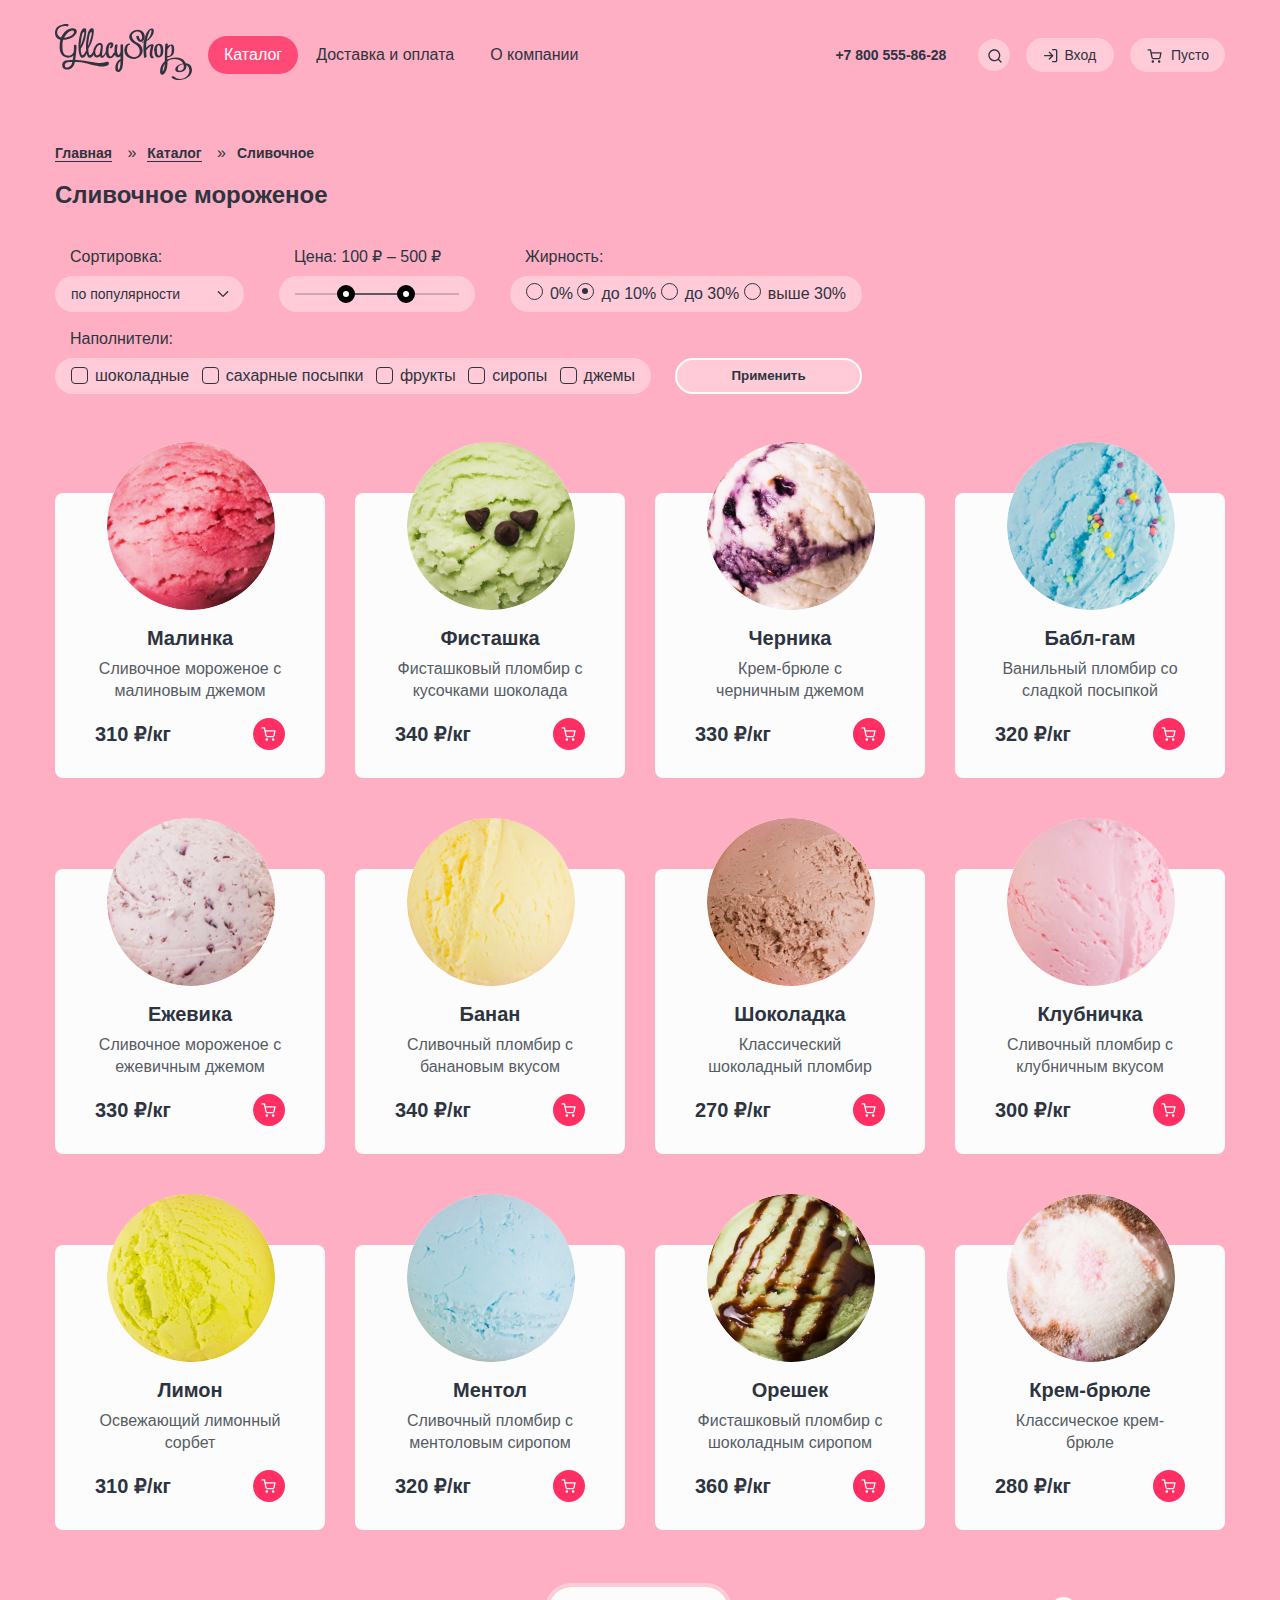
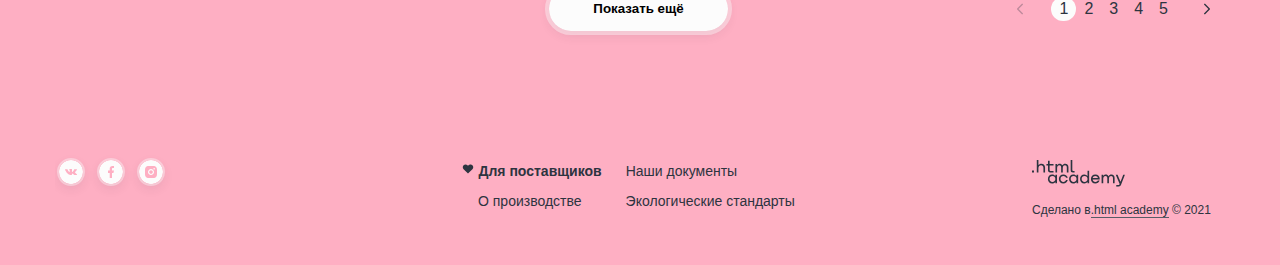
<file: catalog.html>
<!DOCTYPE html>
<html lang="en">

<head>
    <meta charset="UTF-8">
    <meta http-equiv="X-UA-Compatible" content="IE=edge">
    <meta name="viewport" content="width=device-width, initial-scale=1.0">
    <link rel="stylesheet" href="css/styles.css">
    <title>Glaccy Shop catalog</title>
</head>

<body>
    <div class="main-wrapper">

        <header class="header">

            <div class="header__container">
                <div class="header__logo">
                    <a class="header__logo-link" href="index.html">
                        <img class="header__logo-img" alt="Логотип магазин Glaccy Shop" src="images/icons/logo.svg"
                            width="137" height="56">
                    </a>
                </div>

                <nav class="main-navigation">
                    <ul class="main-navigation__list">
                        <li class="main-navigation__item main-navigation__item-catalog">
                            <a href="#">Каталог</a>
                        </li>
                        <li class="main-navigation__item">
                            <a class="main-navigation__link" href="#">Доставка и оплата</a>
                        </li>
                        <li class="main-navigation__item">
                            <a class="main-navigation__link" href="#">О компании</a>
                        </li>
                    </ul>
                </nav>

                <ul class="header-button">
                    <li class="header-button__item header-button__item-phone">
                        <a class="header-button__link" href="tel:+78005558628">+7 800 555-86-28</a>
                    </li>
                    <li class="header-button__item header-button__item-search">
                        <a class="header-button__link header-button__link-search" href="#">
                            <svg xmlns="http://www.w3.org/2000/svg" width="15" height="15" viewBox="0 0 15 15"
                                fill="none">
                                <path fill-rule="evenodd" clip-rule="evenodd"
                                    d="M2.66341 7.33008C2.66341 4.75275 4.75275 2.66341 7.33008 2.66341C9.90741 2.66341 11.9967 4.75275 11.9967 7.33008C11.9967 8.58735 11.4995 9.7285 10.691 10.5676C10.6682 10.5852 10.6462 10.6044 10.6253 10.6253C10.6044 10.6463 10.5852 10.6682 10.5676 10.6911C9.72847 11.4996 8.58734 11.9967 7.33008 11.9967C4.75275 11.9967 2.66341 9.90741 2.66341 7.33008ZM11.0752 12.018C10.0487 12.8391 8.74675 13.3301 7.33008 13.3301C4.01637 13.3301 1.33008 10.6438 1.33008 7.33008C1.33008 4.01637 4.01637 1.33008 7.33008 1.33008C10.6438 1.33008 13.3301 4.01637 13.3301 7.33008C13.3301 8.74676 12.8391 10.0488 12.018 11.0752L14.4681 13.5253C14.7285 13.7857 14.7285 14.2078 14.4681 14.4682C14.2078 14.7285 13.7857 14.7285 13.5253 14.4682L11.0752 12.018Z"
                                    fill="#2D3440" />
                            </svg>
                            <span class="visually-hidden">Поиск</span>
                        </a>
                    </li>
                    <li class="header-button__item header-button__item-login">
                        <a class="header-button__link header-button__link-login" href="#">
                            <svg xmlns="http://www.w3.org/2000/svg" width="15" height="15" viewBox="0 0 15 15"
                                fill="none">
                                <path fill-rule="evenodd" clip-rule="evenodd"
                                    d="M9 1.66667C9 1.29848 9.29848 1 9.66667 1H12.3333C12.8638 1 13.3725 1.21071 13.7475 1.58579C14.1226 1.96086 14.3333 2.46957 14.3333 3V12.3333C14.3333 12.8638 14.1226 13.3725 13.7475 13.7475C13.3725 14.1226 12.8638 14.3333 12.3333 14.3333H9.66667C9.29848 14.3333 9 14.0349 9 13.6667C9 13.2985 9.29848 13 9.66667 13H12.3333C12.5101 13 12.6797 12.9298 12.8047 12.8047C12.9298 12.6797 13 12.5101 13 12.3333V3C13 2.82319 12.9298 2.65362 12.8047 2.5286C12.6797 2.40357 12.5101 2.33333 12.3333 2.33333H9.66667C9.29848 2.33333 9 2.03486 9 1.66667ZM5.86189 3.86193C6.12224 3.60158 6.54435 3.60158 6.8047 3.86193L10.1338 7.19103C10.1509 7.20785 10.1671 7.22559 10.1824 7.24416C10.2142 7.28296 10.2411 7.32451 10.2628 7.36795C10.3079 7.45781 10.3333 7.55927 10.3333 7.66667C10.3333 7.77529 10.3074 7.87785 10.2613 7.96846C10.241 8.00841 10.2164 8.04675 10.1876 8.08278C10.1708 8.10378 10.1527 8.12375 10.1335 8.14256L6.8047 11.4714C6.54435 11.7318 6.12224 11.7318 5.86189 11.4714C5.60154 11.2111 5.60154 10.7889 5.86189 10.5286L8.05715 8.33333H1.66667C1.29848 8.33333 1 8.03486 1 7.66667C1 7.29848 1.29848 7 1.66667 7H8.05715L5.86189 4.80474C5.60154 4.54439 5.60154 4.12228 5.86189 3.86193Z"
                                    fill="#2D3440" />
                            </svg>Вход
                        </a>
                    </li>
                    <li class="header-button__item header-button__item-cart">
                        <a class="header-button__link header-button__link-cart" href="#">
                            <svg xmlns="http://www.w3.org/2000/svg" width="16" height="15" viewBox="0 0 16 15"
                                fill="none">
                                <path fill-rule="evenodd" clip-rule="evenodd"
                                    d="M1.16667 1.25C0.798477 1.25 0.5 1.54848 0.5 1.91667C0.5 2.28486 0.798477 2.58333 1.16667 2.58333H2.93794L3.40537 4.91872C3.40821 4.93667 3.41176 4.95438 3.416 4.97182L4.38338 9.80515L4.3835 9.80571C4.46706 10.2257 4.69562 10.603 5.02921 10.8715C5.36111 11.1387 5.77595 11.2813 6.20183 11.2748H11.8225C12.2484 11.2813 12.6633 11.1387 12.9952 10.8715C13.3289 10.6029 13.5575 10.2254 13.641 9.80515L13.641 9.80515L13.642 9.80016L14.5691 4.93872C14.6063 4.74355 14.5545 4.54195 14.4279 4.38887C14.3012 4.23578 14.1129 4.14716 13.9142 4.14716H4.61072L4.1381 1.78583C4.07574 1.47426 3.80215 1.25 3.4844 1.25H1.16667ZM5.69098 9.54444L4.87759 5.4805H13.1084L12.3328 9.54736C12.31 9.65988 12.2485 9.7609 12.1591 9.83291C12.0691 9.90535 11.9565 9.94383 11.841 9.94162L11.841 9.94149H11.8282H6.19614V9.94137L6.18337 9.94162C6.06787 9.94383 5.95528 9.90535 5.8653 9.83291C5.77531 9.76048 5.71368 9.6587 5.69117 9.5454L5.69098 9.54444ZM4.55739 13.5054C4.55739 12.8175 5.1151 12.2597 5.80307 12.2597C6.49105 12.2597 7.04876 12.8175 7.04876 13.5054C7.04876 14.1934 6.49105 14.7511 5.80307 14.7511C5.1151 14.7511 4.55739 14.1934 4.55739 13.5054ZM10.9307 13.5054C10.9307 12.8175 11.4884 12.2597 12.1764 12.2597C12.8644 12.2597 13.4221 12.8175 13.4221 13.5054C13.4221 14.1934 12.8644 14.7511 12.1764 14.7511C11.4884 14.7511 10.9307 14.1934 10.9307 13.5054Z"
                                    fill="#2D3440" />
                            </svg>Пусто
                        </a>
                    </li>
                </ul>
            </div>

        </header>
        <main class="main-inner">

            <div class="page-container">

                <header class="heder-inner">

                    <h1 class="visually-hidden">Каталог</h1>

                    <ul class="breadcrumbs__list">
                        <li class="breadcrumbs__item">
                            <a class="breadcrumbs__link" href="">Главная</a>
                            <span class="quotes">»</span>
                        </li>
                        <li class="breadcrumbs__item">
                            <a class="breadcrumbs__link" href="">Каталог</a>
                            <span class="quotes">»</span>
                        </li>
                        <li class="breadcrumbs__item">
                            <a class="breadcrumbs__link breadcrumbs__nolink">Сливочное</a>
                        </li>
                    </ul>

                    <h2 class="heder-inner-title">Сливочное мороженое</h2>
                </header>

                <section class="catalog-produkt">

                    <h2 class="visually-hidden">Список товаров с фильтрами</h2>

                    <form class="catalog-filter" method="get">

                        <div class="catalog-filter__content">

                            <ul class="catalog-filter__list">
                                <li class="catalog-filter__item sorting">
                                    <div class="catalog-filter__title">Сортировка:</div>
                                    <select class="catalog-filter__sorting-select" name="sorting">
                                        <option class="catalog-filter__orting-option catalog-filter__text">по
                                            популярности</option>
                                    </select>

                                    <svg class="catalog-filter__item-svg" width="12" height="6" viewBox="0 0 12 6" fill="none"
                                        xmlns="http://www.w3.org/2000/svg">
                                        <path fill-rule="evenodd" clip-rule="evenodd"
                                            d="M1.80812 0.195262C1.54777 -0.0650874 1.12566 -0.0650874 0.865306 0.195262C0.604957 0.455612 0.604957 0.877722 0.865306 1.13807L5.52565 5.79842C5.52771 5.80053 5.52979 5.80264 5.53189 5.80474C5.66259 5.93543 5.83404 6.00052 6.00534 6C6.1753 5.9995 6.34511 5.93441 6.47478 5.80474C6.47687 5.80265 6.47894 5.80056 6.48099 5.79845L11.1414 1.13807C11.4017 0.877722 11.4017 0.455612 11.1414 0.195262C10.881 -0.0650874 10.4589 -0.0650874 10.1986 0.195262L6.00334 4.39048L1.80812 0.195262Z"
                                            fill="#2D3440" />
                                    </svg>
                                </li>
                                <li class="catalog-filter__item price">
                                    <div class="catalog-filter__title">Цена: 100 ₽ – 500 ₽</div>
                                    <div class="price-input__conteiner">
                                        <div class="scale"></div>
                                        <div class="bar"></div>
                                        <div class="range-toggle"></div>
                                        <div class="range-toggle"></div>
                                    </div>

                                </li>
                                <li class="catalog-filter__item filter-fat">
                                    <div class="catalog-filter__title">Жирность:</div>
                                    <div class="catalog-filter__fat-content">
                                        <label class="control catalog-filter__text">
                                            <input class="control-input" type="radio" name="fat-content" value="0%">0%
                                        </label>
                                        <label class="control control-pick catalog-filter__text">
                                            <input class="control-input" type="radio" name="fat-content" value="to 10%"
                                                checked>до 10%
                                        </label>
                                        <label class="control catalog-filter__text">
                                            <input class="control-input" type="radio" name="fat-content"
                                                value="to 30%">до 30%
                                        </label>
                                        <label class="control catalog-filter__text">
                                            <input class="control-input" type="radio" name="fat-content"
                                                value="above 30%">выше 30%
                                        </label>
                                    </div>
                                </li>
                                <li class="catalog-filter__fillers-item">
                                    <div class="catalog-filter__title">Наполнители:</div>
                                    <div class="catalog-filter__fillers-content">
                                        <label class="control control-checkbox">
                                            <input class="control-input catalog-filter__text" type="checkbox"
                                                name="chocolate" checked>шоколадные
                                        </label>
                                        <label class="control control-checkbox">
                                            <input class="control-input" type="checkbox" name="sugar-sprinkles"
                                                checked>сахарные посыпки
                                        </label>
                                        <label class="control control-checkbox">
                                            <input class="control-input" type="checkbox" name="fruit">фрукты
                                        </label>
                                        <label class="control control-checkbox">
                                            <input class="control-input" type="checkbox" name="syrups">сиропы
                                        </label>
                                        <label class="control control-checkbox">
                                            <input class="control-input" type="checkbox" name="jams">джемы
                                        </label>
                                    </div>
                                </li>
                                <li class="catalog-filter__fillers-button-item">
                                    <button class="catalog-filter__fillers-button catalog-filter__text"
                                        type="submit">Применить</button>
                                </li>
                            </ul>
                        </div>
                    </form>
                    <ul class="product__list">
                        <li class="product-card">
                            <a class="product-card__link-img" href="#">
                                <img class="product-card__img" src="images/ice-cream-4.jpg" alt="" width="168"
                                    height="168">
                            </a>
                            <a class="product-card__link" href="#">
                                <h3 class="product-card__title">Малинка</h3>
                            </a>
                            <p class="product-card__text">Сливочное мороженое с малиновым джемом</p>
                            <div class="product__wrapper-price">
                                <span class="product-card__price">310 ₽/кг</span>
                                <a class="product-card__button" href="#">
                                    <svg class="product-card__icon-cart" xmlns="http://www.w3.org/2000/svg" width="16"
                                        height="16" viewBox="0 0 16 16" fill="currentColor">
                                        <path fill-rule="evenodd" clip-rule="evenodd"
                                            d="M1.16667 1.25C0.798477 1.25 0.5 1.54848 0.5 1.91667C0.5 2.28486 0.798477 2.58333 1.16667 2.58333H2.93794L3.40537 4.91872C3.40821 4.93667 3.41176 4.95438 3.416 4.97182L4.38338 9.80515L4.3835 9.80571C4.46706 10.2257 4.69562 10.603 5.02921 10.8715C5.36111 11.1387 5.77595 11.2813 6.20183 11.2748H11.8225C12.2484 11.2813 12.6633 11.1387 12.9952 10.8715C13.3289 10.6029 13.5575 10.2254 13.641 9.80515L13.641 9.80515L13.642 9.80016L14.5691 4.93872C14.6063 4.74355 14.5545 4.54195 14.4279 4.38887C14.3012 4.23578 14.1129 4.14716 13.9142 4.14716H4.61072L4.1381 1.78583C4.07574 1.47426 3.80215 1.25 3.4844 1.25H1.16667ZM5.69098 9.54444L4.87759 5.4805H13.1084L12.3328 9.54736C12.31 9.65988 12.2485 9.7609 12.1591 9.83291C12.0691 9.90535 11.9565 9.94383 11.841 9.94162L11.841 9.94149H11.8282H6.19614V9.94137L6.18337 9.94162C6.06787 9.94383 5.95528 9.90535 5.8653 9.83291C5.77531 9.76048 5.71368 9.6587 5.69117 9.5454L5.69098 9.54444ZM4.55739 13.5054C4.55739 12.8175 5.1151 12.2597 5.80307 12.2597C6.49105 12.2597 7.04876 12.8175 7.04876 13.5054C7.04876 14.1934 6.49105 14.7511 5.80307 14.7511C5.1151 14.7511 4.55739 14.1934 4.55739 13.5054ZM10.9307 13.5054C10.9307 12.8175 11.4884 12.2597 12.1764 12.2597C12.8644 12.2597 13.4221 12.8175 13.4221 13.5054C13.4221 14.1934 12.8644 14.7511 12.1764 14.7511C11.4884 14.7511 10.9307 14.1934 10.9307 13.5054Z" />
                                    </svg>
                                </a>
                            </div>
                        </li>
                        <li class="product-card">
                            <a class="product-card__link-img" href="#">
                                <img class="product-card__img" src="images/ice-cream-5.jpg" alt="" width="168"
                                    height="168">
                            </a>
                            <a class="product-card__link" href="#">
                                <h3 class="product-card__title">Фисташка</h3>
                            </a>
                            <p class="product-card__text">Фисташковый пломбир с кусочками шоколада</p>
                            <div class="product__wrapper-price">
                                <span class="product-card__price">340 ₽/кг</span>
                                <a class="product-card__button" href="#">
                                    <svg class="product-card__icon-cart" xmlns="http://www.w3.org/2000/svg" width="16"
                                        height="16" viewBox="0 0 16 16" fill="currentColor">
                                        <path fill-rule="evenodd" clip-rule="evenodd"
                                            d="M1.16667 1.25C0.798477 1.25 0.5 1.54848 0.5 1.91667C0.5 2.28486 0.798477 2.58333 1.16667 2.58333H2.93794L3.40537 4.91872C3.40821 4.93667 3.41176 4.95438 3.416 4.97182L4.38338 9.80515L4.3835 9.80571C4.46706 10.2257 4.69562 10.603 5.02921 10.8715C5.36111 11.1387 5.77595 11.2813 6.20183 11.2748H11.8225C12.2484 11.2813 12.6633 11.1387 12.9952 10.8715C13.3289 10.6029 13.5575 10.2254 13.641 9.80515L13.641 9.80515L13.642 9.80016L14.5691 4.93872C14.6063 4.74355 14.5545 4.54195 14.4279 4.38887C14.3012 4.23578 14.1129 4.14716 13.9142 4.14716H4.61072L4.1381 1.78583C4.07574 1.47426 3.80215 1.25 3.4844 1.25H1.16667ZM5.69098 9.54444L4.87759 5.4805H13.1084L12.3328 9.54736C12.31 9.65988 12.2485 9.7609 12.1591 9.83291C12.0691 9.90535 11.9565 9.94383 11.841 9.94162L11.841 9.94149H11.8282H6.19614V9.94137L6.18337 9.94162C6.06787 9.94383 5.95528 9.90535 5.8653 9.83291C5.77531 9.76048 5.71368 9.6587 5.69117 9.5454L5.69098 9.54444ZM4.55739 13.5054C4.55739 12.8175 5.1151 12.2597 5.80307 12.2597C6.49105 12.2597 7.04876 12.8175 7.04876 13.5054C7.04876 14.1934 6.49105 14.7511 5.80307 14.7511C5.1151 14.7511 4.55739 14.1934 4.55739 13.5054ZM10.9307 13.5054C10.9307 12.8175 11.4884 12.2597 12.1764 12.2597C12.8644 12.2597 13.4221 12.8175 13.4221 13.5054C13.4221 14.1934 12.8644 14.7511 12.1764 14.7511C11.4884 14.7511 10.9307 14.1934 10.9307 13.5054Z" />
                                    </svg>
                                </a>
                            </div>
                        </li>
                        <li class="product-card">
                            <a class="product-card__link-img" href="#">
                                <img class="product-card__img" src="images/ice-cream-6.jpg" alt="" width="168"
                                    height="168">
                            </a>
                            <a class="product-card__link" href="#">
                                <h3 class="product-card__title">Черника</h3>
                            </a>
                            <p class="product-card__text">Крем-брюле с черничным джемом</p>
                            <div class="product__wrapper-price">
                                <span class="product-card__price">330 ₽/кг</span>
                                <a class="product-card__button" href="#">
                                    <svg class="product-card__icon-cart" xmlns="http://www.w3.org/2000/svg" width="16"
                                        height="16" viewBox="0 0 16 16" fill="currentColor">
                                        <path fill-rule="evenodd" clip-rule="evenodd"
                                            d="M1.16667 1.25C0.798477 1.25 0.5 1.54848 0.5 1.91667C0.5 2.28486 0.798477 2.58333 1.16667 2.58333H2.93794L3.40537 4.91872C3.40821 4.93667 3.41176 4.95438 3.416 4.97182L4.38338 9.80515L4.3835 9.80571C4.46706 10.2257 4.69562 10.603 5.02921 10.8715C5.36111 11.1387 5.77595 11.2813 6.20183 11.2748H11.8225C12.2484 11.2813 12.6633 11.1387 12.9952 10.8715C13.3289 10.6029 13.5575 10.2254 13.641 9.80515L13.641 9.80515L13.642 9.80016L14.5691 4.93872C14.6063 4.74355 14.5545 4.54195 14.4279 4.38887C14.3012 4.23578 14.1129 4.14716 13.9142 4.14716H4.61072L4.1381 1.78583C4.07574 1.47426 3.80215 1.25 3.4844 1.25H1.16667ZM5.69098 9.54444L4.87759 5.4805H13.1084L12.3328 9.54736C12.31 9.65988 12.2485 9.7609 12.1591 9.83291C12.0691 9.90535 11.9565 9.94383 11.841 9.94162L11.841 9.94149H11.8282H6.19614V9.94137L6.18337 9.94162C6.06787 9.94383 5.95528 9.90535 5.8653 9.83291C5.77531 9.76048 5.71368 9.6587 5.69117 9.5454L5.69098 9.54444ZM4.55739 13.5054C4.55739 12.8175 5.1151 12.2597 5.80307 12.2597C6.49105 12.2597 7.04876 12.8175 7.04876 13.5054C7.04876 14.1934 6.49105 14.7511 5.80307 14.7511C5.1151 14.7511 4.55739 14.1934 4.55739 13.5054ZM10.9307 13.5054C10.9307 12.8175 11.4884 12.2597 12.1764 12.2597C12.8644 12.2597 13.4221 12.8175 13.4221 13.5054C13.4221 14.1934 12.8644 14.7511 12.1764 14.7511C11.4884 14.7511 10.9307 14.1934 10.9307 13.5054Z" />
                                    </svg>
                                </a>
                            </div>
                        </li>
                        <li class="product-card">
                            <a class="product-card__link-img" href="#">
                                <img class="product-card__img" src="images/ice-cream-7.jpg" alt="" width="168"
                                    height="168">
                            </a>
                            <a class="product-card__link" href="#">
                                <h3 class="product-card__title">Бабл-гам</h3>
                            </a>
                            <p class="product-card__text">Ванильный пломбир со сладкой посыпкой</p>
                            <div class="product__wrapper-price">
                                <span class="product-card__price">320 ₽/кг</span>
                                <a class="product-card__button" href="#">
                                    <svg class="product-card__icon-cart" xmlns="http://www.w3.org/2000/svg" width="16"
                                        height="16" viewBox="0 0 16 16" fill="currentColor">
                                        <path fill-rule="evenodd" clip-rule="evenodd"
                                            d="M1.16667 1.25C0.798477 1.25 0.5 1.54848 0.5 1.91667C0.5 2.28486 0.798477 2.58333 1.16667 2.58333H2.93794L3.40537 4.91872C3.40821 4.93667 3.41176 4.95438 3.416 4.97182L4.38338 9.80515L4.3835 9.80571C4.46706 10.2257 4.69562 10.603 5.02921 10.8715C5.36111 11.1387 5.77595 11.2813 6.20183 11.2748H11.8225C12.2484 11.2813 12.6633 11.1387 12.9952 10.8715C13.3289 10.6029 13.5575 10.2254 13.641 9.80515L13.641 9.80515L13.642 9.80016L14.5691 4.93872C14.6063 4.74355 14.5545 4.54195 14.4279 4.38887C14.3012 4.23578 14.1129 4.14716 13.9142 4.14716H4.61072L4.1381 1.78583C4.07574 1.47426 3.80215 1.25 3.4844 1.25H1.16667ZM5.69098 9.54444L4.87759 5.4805H13.1084L12.3328 9.54736C12.31 9.65988 12.2485 9.7609 12.1591 9.83291C12.0691 9.90535 11.9565 9.94383 11.841 9.94162L11.841 9.94149H11.8282H6.19614V9.94137L6.18337 9.94162C6.06787 9.94383 5.95528 9.90535 5.8653 9.83291C5.77531 9.76048 5.71368 9.6587 5.69117 9.5454L5.69098 9.54444ZM4.55739 13.5054C4.55739 12.8175 5.1151 12.2597 5.80307 12.2597C6.49105 12.2597 7.04876 12.8175 7.04876 13.5054C7.04876 14.1934 6.49105 14.7511 5.80307 14.7511C5.1151 14.7511 4.55739 14.1934 4.55739 13.5054ZM10.9307 13.5054C10.9307 12.8175 11.4884 12.2597 12.1764 12.2597C12.8644 12.2597 13.4221 12.8175 13.4221 13.5054C13.4221 14.1934 12.8644 14.7511 12.1764 14.7511C11.4884 14.7511 10.9307 14.1934 10.9307 13.5054Z" />
                                    </svg>
                                </a>
                            </div>
                        </li>
                        <li class="product-card">
                            <a class="product-card__link-img" href="#">
                                <img class="product-card__img" src="images/ice-cream-8.jpg" alt="" width="168"
                                    height="168">
                            </a>
                            <a class="product-card__link" href="#">
                                <h3 class="product-card__title">Ежевика</h3>
                            </a>
                            <p class="product-card__text">Сливочное мороженое с ежевичным джемом</p>
                            <div class="product__wrapper-price">
                                <span class="product-card__price">330 ₽/кг</span>
                                <a class="product-card__button" href="#">
                                    <svg class="product-card__icon-cart" xmlns="http://www.w3.org/2000/svg" width="16"
                                        height="16" viewBox="0 0 16 16" fill="currentColor">
                                        <path fill-rule="evenodd" clip-rule="evenodd"
                                            d="M1.16667 1.25C0.798477 1.25 0.5 1.54848 0.5 1.91667C0.5 2.28486 0.798477 2.58333 1.16667 2.58333H2.93794L3.40537 4.91872C3.40821 4.93667 3.41176 4.95438 3.416 4.97182L4.38338 9.80515L4.3835 9.80571C4.46706 10.2257 4.69562 10.603 5.02921 10.8715C5.36111 11.1387 5.77595 11.2813 6.20183 11.2748H11.8225C12.2484 11.2813 12.6633 11.1387 12.9952 10.8715C13.3289 10.6029 13.5575 10.2254 13.641 9.80515L13.641 9.80515L13.642 9.80016L14.5691 4.93872C14.6063 4.74355 14.5545 4.54195 14.4279 4.38887C14.3012 4.23578 14.1129 4.14716 13.9142 4.14716H4.61072L4.1381 1.78583C4.07574 1.47426 3.80215 1.25 3.4844 1.25H1.16667ZM5.69098 9.54444L4.87759 5.4805H13.1084L12.3328 9.54736C12.31 9.65988 12.2485 9.7609 12.1591 9.83291C12.0691 9.90535 11.9565 9.94383 11.841 9.94162L11.841 9.94149H11.8282H6.19614V9.94137L6.18337 9.94162C6.06787 9.94383 5.95528 9.90535 5.8653 9.83291C5.77531 9.76048 5.71368 9.6587 5.69117 9.5454L5.69098 9.54444ZM4.55739 13.5054C4.55739 12.8175 5.1151 12.2597 5.80307 12.2597C6.49105 12.2597 7.04876 12.8175 7.04876 13.5054C7.04876 14.1934 6.49105 14.7511 5.80307 14.7511C5.1151 14.7511 4.55739 14.1934 4.55739 13.5054ZM10.9307 13.5054C10.9307 12.8175 11.4884 12.2597 12.1764 12.2597C12.8644 12.2597 13.4221 12.8175 13.4221 13.5054C13.4221 14.1934 12.8644 14.7511 12.1764 14.7511C11.4884 14.7511 10.9307 14.1934 10.9307 13.5054Z" />
                                    </svg>
                                </a>
                            </div>
                        </li>
                        <li class="product-card">
                            <a class="product-card__link-img" href="#">
                                <img class="product-card__img" src="images/ice-cream-9.jpg" alt="" width="168"
                                    height="168">
                                <a class="product-card__link" href="#">
                                    <h3 class="product-card__title">Банан</h3>
                                </a>
                                <p class="product-card__text">Сливочный пломбир с банановым вкусом</p>
                                <div class="product__wrapper-price">
                                    <span class="product-card__price">340 ₽/кг</span>
                                    <a class="product-card__button" href="#">
                                        <svg class="product-card__icon-cart" xmlns="http://www.w3.org/2000/svg"
                                            width="16" height="16" viewBox="0 0 16 16" fill="currentColor">
                                            <path fill-rule="evenodd" clip-rule="evenodd"
                                                d="M1.16667 1.25C0.798477 1.25 0.5 1.54848 0.5 1.91667C0.5 2.28486 0.798477 2.58333 1.16667 2.58333H2.93794L3.40537 4.91872C3.40821 4.93667 3.41176 4.95438 3.416 4.97182L4.38338 9.80515L4.3835 9.80571C4.46706 10.2257 4.69562 10.603 5.02921 10.8715C5.36111 11.1387 5.77595 11.2813 6.20183 11.2748H11.8225C12.2484 11.2813 12.6633 11.1387 12.9952 10.8715C13.3289 10.6029 13.5575 10.2254 13.641 9.80515L13.641 9.80515L13.642 9.80016L14.5691 4.93872C14.6063 4.74355 14.5545 4.54195 14.4279 4.38887C14.3012 4.23578 14.1129 4.14716 13.9142 4.14716H4.61072L4.1381 1.78583C4.07574 1.47426 3.80215 1.25 3.4844 1.25H1.16667ZM5.69098 9.54444L4.87759 5.4805H13.1084L12.3328 9.54736C12.31 9.65988 12.2485 9.7609 12.1591 9.83291C12.0691 9.90535 11.9565 9.94383 11.841 9.94162L11.841 9.94149H11.8282H6.19614V9.94137L6.18337 9.94162C6.06787 9.94383 5.95528 9.90535 5.8653 9.83291C5.77531 9.76048 5.71368 9.6587 5.69117 9.5454L5.69098 9.54444ZM4.55739 13.5054C4.55739 12.8175 5.1151 12.2597 5.80307 12.2597C6.49105 12.2597 7.04876 12.8175 7.04876 13.5054C7.04876 14.1934 6.49105 14.7511 5.80307 14.7511C5.1151 14.7511 4.55739 14.1934 4.55739 13.5054ZM10.9307 13.5054C10.9307 12.8175 11.4884 12.2597 12.1764 12.2597C12.8644 12.2597 13.4221 12.8175 13.4221 13.5054C13.4221 14.1934 12.8644 14.7511 12.1764 14.7511C11.4884 14.7511 10.9307 14.1934 10.9307 13.5054Z" />
                                        </svg>
                                    </a>
                                </div>
                        </li>
                        <li class="product-card">
                            <a class="product-card__link-img" href="#">
                                <img class="product-card__img" src="images/ice-cream-10.jpg" alt="" width="168"
                                    height="168">
                            </a>
                            <a class="product-card__link" href="#">
                                <h3 class="product-card__title">Шоколадка</h3>
                            </a>
                            <p class="product-card__text">Классический шоколадный пломбир</p>
                            <div class="product__wrapper-price">
                                <span class="product-card__price">270 ₽/кг</span>
                                <a class="product-card__button" href="#">
                                    <svg class="product-card__icon-cart" xmlns="http://www.w3.org/2000/svg" width="16"
                                        height="16" viewBox="0 0 16 16" fill="currentColor">
                                        <path fill-rule="evenodd" clip-rule="evenodd"
                                            d="M1.16667 1.25C0.798477 1.25 0.5 1.54848 0.5 1.91667C0.5 2.28486 0.798477 2.58333 1.16667 2.58333H2.93794L3.40537 4.91872C3.40821 4.93667 3.41176 4.95438 3.416 4.97182L4.38338 9.80515L4.3835 9.80571C4.46706 10.2257 4.69562 10.603 5.02921 10.8715C5.36111 11.1387 5.77595 11.2813 6.20183 11.2748H11.8225C12.2484 11.2813 12.6633 11.1387 12.9952 10.8715C13.3289 10.6029 13.5575 10.2254 13.641 9.80515L13.641 9.80515L13.642 9.80016L14.5691 4.93872C14.6063 4.74355 14.5545 4.54195 14.4279 4.38887C14.3012 4.23578 14.1129 4.14716 13.9142 4.14716H4.61072L4.1381 1.78583C4.07574 1.47426 3.80215 1.25 3.4844 1.25H1.16667ZM5.69098 9.54444L4.87759 5.4805H13.1084L12.3328 9.54736C12.31 9.65988 12.2485 9.7609 12.1591 9.83291C12.0691 9.90535 11.9565 9.94383 11.841 9.94162L11.841 9.94149H11.8282H6.19614V9.94137L6.18337 9.94162C6.06787 9.94383 5.95528 9.90535 5.8653 9.83291C5.77531 9.76048 5.71368 9.6587 5.69117 9.5454L5.69098 9.54444ZM4.55739 13.5054C4.55739 12.8175 5.1151 12.2597 5.80307 12.2597C6.49105 12.2597 7.04876 12.8175 7.04876 13.5054C7.04876 14.1934 6.49105 14.7511 5.80307 14.7511C5.1151 14.7511 4.55739 14.1934 4.55739 13.5054ZM10.9307 13.5054C10.9307 12.8175 11.4884 12.2597 12.1764 12.2597C12.8644 12.2597 13.4221 12.8175 13.4221 13.5054C13.4221 14.1934 12.8644 14.7511 12.1764 14.7511C11.4884 14.7511 10.9307 14.1934 10.9307 13.5054Z" />
                                    </svg>
                                </a>
                            </div>
                        </li>
                        <li class="product-card">
                            <a class="product-card__link-img" href="#">
                                <img class="product-card__img" src="images/ice-cream-11.jpg" alt="" width="168"
                                    height="168">
                            </a>
                            <a class="product-card__link" href="#">
                                <h3 class="product-card__title">Клубничка</h3>
                            </a>
                            <p class="product-card__text">Сливочный пломбир с клубничным вкусом</p>
                            <div class="product__wrapper-price">
                                <span class="product-card__price">300 ₽/кг</span>
                                <a class="product-card__button" href="#">
                                    <svg class="product-card__icon-cart" xmlns="http://www.w3.org/2000/svg" width="16"
                                        height="16" viewBox="0 0 16 16" fill="currentColor">
                                        <path fill-rule="evenodd" clip-rule="evenodd"
                                            d="M1.16667 1.25C0.798477 1.25 0.5 1.54848 0.5 1.91667C0.5 2.28486 0.798477 2.58333 1.16667 2.58333H2.93794L3.40537 4.91872C3.40821 4.93667 3.41176 4.95438 3.416 4.97182L4.38338 9.80515L4.3835 9.80571C4.46706 10.2257 4.69562 10.603 5.02921 10.8715C5.36111 11.1387 5.77595 11.2813 6.20183 11.2748H11.8225C12.2484 11.2813 12.6633 11.1387 12.9952 10.8715C13.3289 10.6029 13.5575 10.2254 13.641 9.80515L13.641 9.80515L13.642 9.80016L14.5691 4.93872C14.6063 4.74355 14.5545 4.54195 14.4279 4.38887C14.3012 4.23578 14.1129 4.14716 13.9142 4.14716H4.61072L4.1381 1.78583C4.07574 1.47426 3.80215 1.25 3.4844 1.25H1.16667ZM5.69098 9.54444L4.87759 5.4805H13.1084L12.3328 9.54736C12.31 9.65988 12.2485 9.7609 12.1591 9.83291C12.0691 9.90535 11.9565 9.94383 11.841 9.94162L11.841 9.94149H11.8282H6.19614V9.94137L6.18337 9.94162C6.06787 9.94383 5.95528 9.90535 5.8653 9.83291C5.77531 9.76048 5.71368 9.6587 5.69117 9.5454L5.69098 9.54444ZM4.55739 13.5054C4.55739 12.8175 5.1151 12.2597 5.80307 12.2597C6.49105 12.2597 7.04876 12.8175 7.04876 13.5054C7.04876 14.1934 6.49105 14.7511 5.80307 14.7511C5.1151 14.7511 4.55739 14.1934 4.55739 13.5054ZM10.9307 13.5054C10.9307 12.8175 11.4884 12.2597 12.1764 12.2597C12.8644 12.2597 13.4221 12.8175 13.4221 13.5054C13.4221 14.1934 12.8644 14.7511 12.1764 14.7511C11.4884 14.7511 10.9307 14.1934 10.9307 13.5054Z" />
                                    </svg>
                                </a>
                            </div>
                        </li>
                        <li class="product-card">
                            <a class="product-card__link-img" href="#">
                                <img class="product-card__img" src="images/ice-cream-12.jpg" alt="" width="168"
                                    height="168">
                            </a>
                            <a class="product-card__link" href="#">
                                <h3 class="product-card__title">Лимон</h3>
                            </a>
                            <p class="product-card__text">Освежающий лимонный сорбет</p>
                            <div class="product__wrapper-price">
                                <span class="product-card__price">310 ₽/кг</span>
                                <a class="product-card__button" href="#">
                                    <svg class="product-card__icon-cart" xmlns="http://www.w3.org/2000/svg" width="16"
                                        height="16" viewBox="0 0 16 16" fill="currentColor">
                                        <path fill-rule="evenodd" clip-rule="evenodd"
                                            d="M1.16667 1.25C0.798477 1.25 0.5 1.54848 0.5 1.91667C0.5 2.28486 0.798477 2.58333 1.16667 2.58333H2.93794L3.40537 4.91872C3.40821 4.93667 3.41176 4.95438 3.416 4.97182L4.38338 9.80515L4.3835 9.80571C4.46706 10.2257 4.69562 10.603 5.02921 10.8715C5.36111 11.1387 5.77595 11.2813 6.20183 11.2748H11.8225C12.2484 11.2813 12.6633 11.1387 12.9952 10.8715C13.3289 10.6029 13.5575 10.2254 13.641 9.80515L13.641 9.80515L13.642 9.80016L14.5691 4.93872C14.6063 4.74355 14.5545 4.54195 14.4279 4.38887C14.3012 4.23578 14.1129 4.14716 13.9142 4.14716H4.61072L4.1381 1.78583C4.07574 1.47426 3.80215 1.25 3.4844 1.25H1.16667ZM5.69098 9.54444L4.87759 5.4805H13.1084L12.3328 9.54736C12.31 9.65988 12.2485 9.7609 12.1591 9.83291C12.0691 9.90535 11.9565 9.94383 11.841 9.94162L11.841 9.94149H11.8282H6.19614V9.94137L6.18337 9.94162C6.06787 9.94383 5.95528 9.90535 5.8653 9.83291C5.77531 9.76048 5.71368 9.6587 5.69117 9.5454L5.69098 9.54444ZM4.55739 13.5054C4.55739 12.8175 5.1151 12.2597 5.80307 12.2597C6.49105 12.2597 7.04876 12.8175 7.04876 13.5054C7.04876 14.1934 6.49105 14.7511 5.80307 14.7511C5.1151 14.7511 4.55739 14.1934 4.55739 13.5054ZM10.9307 13.5054C10.9307 12.8175 11.4884 12.2597 12.1764 12.2597C12.8644 12.2597 13.4221 12.8175 13.4221 13.5054C13.4221 14.1934 12.8644 14.7511 12.1764 14.7511C11.4884 14.7511 10.9307 14.1934 10.9307 13.5054Z" />
                                    </svg>
                                </a>
                            </div>
                        </li>
                        <li class="product-card">
                            <a class="product-card__link-img" href="#">
                                <img class="product-card__img" src="images/ice-cream-13.jpg" alt="" width="168"
                                    height="168">
                            </a>
                            <a class="product-card__link" href="#">
                                <h3 class="product-card__title">Ментол</h3>
                            </a>
                            <p class="product-card__text">Сливочный пломбир с ментоловым сиропом</p>
                            <div class="product__wrapper-price">
                                <span class="product-card__price">320 ₽/кг</span>
                                <a class="product-card__button" href="#">
                                    <svg class="product-card__icon-cart" xmlns="http://www.w3.org/2000/svg" width="16"
                                        height="16" viewBox="0 0 16 16" fill="currentColor">
                                        <path fill-rule="evenodd" clip-rule="evenodd"
                                            d="M1.16667 1.25C0.798477 1.25 0.5 1.54848 0.5 1.91667C0.5 2.28486 0.798477 2.58333 1.16667 2.58333H2.93794L3.40537 4.91872C3.40821 4.93667 3.41176 4.95438 3.416 4.97182L4.38338 9.80515L4.3835 9.80571C4.46706 10.2257 4.69562 10.603 5.02921 10.8715C5.36111 11.1387 5.77595 11.2813 6.20183 11.2748H11.8225C12.2484 11.2813 12.6633 11.1387 12.9952 10.8715C13.3289 10.6029 13.5575 10.2254 13.641 9.80515L13.641 9.80515L13.642 9.80016L14.5691 4.93872C14.6063 4.74355 14.5545 4.54195 14.4279 4.38887C14.3012 4.23578 14.1129 4.14716 13.9142 4.14716H4.61072L4.1381 1.78583C4.07574 1.47426 3.80215 1.25 3.4844 1.25H1.16667ZM5.69098 9.54444L4.87759 5.4805H13.1084L12.3328 9.54736C12.31 9.65988 12.2485 9.7609 12.1591 9.83291C12.0691 9.90535 11.9565 9.94383 11.841 9.94162L11.841 9.94149H11.8282H6.19614V9.94137L6.18337 9.94162C6.06787 9.94383 5.95528 9.90535 5.8653 9.83291C5.77531 9.76048 5.71368 9.6587 5.69117 9.5454L5.69098 9.54444ZM4.55739 13.5054C4.55739 12.8175 5.1151 12.2597 5.80307 12.2597C6.49105 12.2597 7.04876 12.8175 7.04876 13.5054C7.04876 14.1934 6.49105 14.7511 5.80307 14.7511C5.1151 14.7511 4.55739 14.1934 4.55739 13.5054ZM10.9307 13.5054C10.9307 12.8175 11.4884 12.2597 12.1764 12.2597C12.8644 12.2597 13.4221 12.8175 13.4221 13.5054C13.4221 14.1934 12.8644 14.7511 12.1764 14.7511C11.4884 14.7511 10.9307 14.1934 10.9307 13.5054Z" />
                                    </svg>
                                </a>
                            </div>
                        </li>
                        <li class="product-card">
                            <a class="product-card__link-img" href="#">
                                <img class="product-card__img" src="images/ice-cream-14.jpg" alt="" width="168"
                                    height="168">
                            </a>
                            <a class="product-card__link" href="#">
                                <h3 class="product-card__title">Орешек</h3>
                            </a>
                            <p class="product-card__text">Фисташковый пломбир с шоколадным сиропом</p>
                            <div class="product__wrapper-price">
                                <span class="product-card__price">360 ₽/кг</span>
                                <a class="product-card__button" href="#">
                                    <svg class="product-card__icon-cart" xmlns="http://www.w3.org/2000/svg" width="16"
                                        height="16" viewBox="0 0 16 16" fill="currentColor">
                                        <path fill-rule="evenodd" clip-rule="evenodd"
                                            d="M1.16667 1.25C0.798477 1.25 0.5 1.54848 0.5 1.91667C0.5 2.28486 0.798477 2.58333 1.16667 2.58333H2.93794L3.40537 4.91872C3.40821 4.93667 3.41176 4.95438 3.416 4.97182L4.38338 9.80515L4.3835 9.80571C4.46706 10.2257 4.69562 10.603 5.02921 10.8715C5.36111 11.1387 5.77595 11.2813 6.20183 11.2748H11.8225C12.2484 11.2813 12.6633 11.1387 12.9952 10.8715C13.3289 10.6029 13.5575 10.2254 13.641 9.80515L13.641 9.80515L13.642 9.80016L14.5691 4.93872C14.6063 4.74355 14.5545 4.54195 14.4279 4.38887C14.3012 4.23578 14.1129 4.14716 13.9142 4.14716H4.61072L4.1381 1.78583C4.07574 1.47426 3.80215 1.25 3.4844 1.25H1.16667ZM5.69098 9.54444L4.87759 5.4805H13.1084L12.3328 9.54736C12.31 9.65988 12.2485 9.7609 12.1591 9.83291C12.0691 9.90535 11.9565 9.94383 11.841 9.94162L11.841 9.94149H11.8282H6.19614V9.94137L6.18337 9.94162C6.06787 9.94383 5.95528 9.90535 5.8653 9.83291C5.77531 9.76048 5.71368 9.6587 5.69117 9.5454L5.69098 9.54444ZM4.55739 13.5054C4.55739 12.8175 5.1151 12.2597 5.80307 12.2597C6.49105 12.2597 7.04876 12.8175 7.04876 13.5054C7.04876 14.1934 6.49105 14.7511 5.80307 14.7511C5.1151 14.7511 4.55739 14.1934 4.55739 13.5054ZM10.9307 13.5054C10.9307 12.8175 11.4884 12.2597 12.1764 12.2597C12.8644 12.2597 13.4221 12.8175 13.4221 13.5054C13.4221 14.1934 12.8644 14.7511 12.1764 14.7511C11.4884 14.7511 10.9307 14.1934 10.9307 13.5054Z" />
                                    </svg>
                                </a>
                            </div>
                        </li>
                        <li class="product-card">
                            <a class="product-card__link-img" href="#">
                                <img class="product-card__img" src="images/ice-cream-15.jpg" alt="" width="168"
                                    height="168">
                            </a>
                            <a class="product-card__link" href="#">
                                <h3 class="product-card__title">Крем-брюле</h3>
                            </a>
                            <p class="product-card__text">Классическое крем-брюле </p>
                            <div class="product__wrapper-price">
                                <span class="product-card__price">280 ₽/кг</span>
                                <a class="product-card__button" href="#">
                                    <svg class="product-card__icon-cart" xmlns="http://www.w3.org/2000/svg" width="16"
                                        height="16" viewBox="0 0 16 16" fill="currentColor">
                                        <path fill-rule="evenodd" clip-rule="evenodd"
                                            d="M1.16667 1.25C0.798477 1.25 0.5 1.54848 0.5 1.91667C0.5 2.28486 0.798477 2.58333 1.16667 2.58333H2.93794L3.40537 4.91872C3.40821 4.93667 3.41176 4.95438 3.416 4.97182L4.38338 9.80515L4.3835 9.80571C4.46706 10.2257 4.69562 10.603 5.02921 10.8715C5.36111 11.1387 5.77595 11.2813 6.20183 11.2748H11.8225C12.2484 11.2813 12.6633 11.1387 12.9952 10.8715C13.3289 10.6029 13.5575 10.2254 13.641 9.80515L13.641 9.80515L13.642 9.80016L14.5691 4.93872C14.6063 4.74355 14.5545 4.54195 14.4279 4.38887C14.3012 4.23578 14.1129 4.14716 13.9142 4.14716H4.61072L4.1381 1.78583C4.07574 1.47426 3.80215 1.25 3.4844 1.25H1.16667ZM5.69098 9.54444L4.87759 5.4805H13.1084L12.3328 9.54736C12.31 9.65988 12.2485 9.7609 12.1591 9.83291C12.0691 9.90535 11.9565 9.94383 11.841 9.94162L11.841 9.94149H11.8282H6.19614V9.94137L6.18337 9.94162C6.06787 9.94383 5.95528 9.90535 5.8653 9.83291C5.77531 9.76048 5.71368 9.6587 5.69117 9.5454L5.69098 9.54444ZM4.55739 13.5054C4.55739 12.8175 5.1151 12.2597 5.80307 12.2597C6.49105 12.2597 7.04876 12.8175 7.04876 13.5054C7.04876 14.1934 6.49105 14.7511 5.80307 14.7511C5.1151 14.7511 4.55739 14.1934 4.55739 13.5054ZM10.9307 13.5054C10.9307 12.8175 11.4884 12.2597 12.1764 12.2597C12.8644 12.2597 13.4221 12.8175 13.4221 13.5054C13.4221 14.1934 12.8644 14.7511 12.1764 14.7511C11.4884 14.7511 10.9307 14.1934 10.9307 13.5054Z" />
                                    </svg>
                                </a>
                            </div>
                        </li>
                    </ul>
                    <div class="pagination__wrapper">
                        <button class="pagination__button-show-more" type="submit">Показать ещё</button>
                        <ul class="pagination">
                            <li class="pagination__item-prev">
                                <a class="pagination__link pagination__link-prev" href="#">
                                    <svg xmlns="http://www.w3.org/2000/svg" width="16" height="16" viewBox="0 0 16 16"
                                        fill="currentColor">
                                        <path fill-rule="evenodd" clip-rule="evenodd"
                                            d="M9.8033 3.80515C10.063 3.54545 10.063 3.12439 9.8033 2.8647C9.54361 2.605 9.12255 2.605 8.86285 2.8647L4.19477 7.53277C3.93593 7.79162 3.93508 8.21075 4.19221 8.47065C4.19338 8.47183 4.19454 8.47301 4.19572 8.47418L8.8638 13.1423C9.12349 13.402 9.54455 13.402 9.80425 13.1423C10.0639 12.8826 10.0639 12.4615 9.80425 12.2018L5.60545 8.00301L9.8033 3.80515Z"
                                            fill="#2D3440" />
                                    </svg>
                                </a>
                            </li>
                            <li class="pagination__item pagination__item-current">
                                <a class="pagination__link" href="#">1</a>
                            </li>
                            <li class="pagination__item">
                                <a class="pagination__link" href="#">2</a>
                            </li>
                            <li class="pagination__item">
                                <a class="pagination__link" href="#">3</a>
                            </li>
                            <li class="pagination__item">
                                <a class="pagination__link" href="#">4</a>
                            </li>
                            <li class="pagination__item">
                                <a class="pagination__link" href="#">5</a>
                            </li>
                            <li class="pagination__item-next">
                                <a class="pagination__link pagination__link-next" href="#">
                                    <svg xmlns="http://www.w3.org/2000/svg" width="16" height="16" viewBox="0 0 16 16"
                                        fill="none">
                                        <path fill-rule="evenodd" clip-rule="evenodd"
                                            d="M7.13526 2.8647C6.87557 2.605 6.45451 2.605 6.19481 2.8647C5.93511 3.12439 5.93511 3.54545 6.19481 3.80515L10.3961 8.00643L6.19477 12.2077C5.93508 12.4674 5.93508 12.8885 6.19477 13.1482C6.45447 13.4079 6.87553 13.4079 7.13523 13.1482L11.804 8.47944C11.8049 8.47852 11.8058 8.47759 11.8068 8.47666C12.0665 8.21696 12.0665 7.79591 11.8068 7.53621L7.13526 2.8647Z"
                                            fill="#2D3440" />
                                    </svg>
                                </a>
                            </li>
                        </ul>
                    </div>
                </section>
            </div>
        </main>
        <footer class="footer">
            <div class="footer-socials">
                <ul class="footer-socials__list">
                    <li class="footer-socials__item">
                        <a class="footer-socials__link" href="#">
                            <svg class="footer-socials__icon" xmlns="http://www.w3.org/2000/svg" width="24" height="24"
                                viewBox="0 0 24 24" fill="none">
                                <path fill-rule="evenodd" clip-rule="evenodd"
                                    d="M24 12C24 18.6274 18.6274 24 12 24C5.37258 24 0 18.6274 0 12C0 5.37258 5.37258 0 12 0C18.6274 0 24 5.37258 24 12ZM12.5884 14.9749H11.8711C11.8711 14.9749 10.2885 15.0584 8.89479 13.7867C7.37486 12.3995 6.03249 9.64702 6.03249 9.64702C6.03249 9.64702 5.95511 9.46654 6.03917 9.3793C6.13366 9.28121 6.39106 9.27493 6.39106 9.27493L8.10567 9.26508C8.10567 9.26508 8.26727 9.28878 8.38294 9.36317C8.47824 9.42457 8.53167 9.53936 8.53167 9.53936C8.53167 9.53936 8.80878 10.1536 9.17581 10.7093C9.89212 11.7942 10.2258 12.0315 10.469 11.9152C10.8233 11.7458 10.7171 10.3816 10.7171 10.3816C10.7171 10.3816 10.7236 9.88646 10.5387 9.66601C10.3955 9.4951 10.1254 9.44527 10.0062 9.43128C9.90971 9.42 10.0681 9.22367 10.2733 9.13558C10.5819 9.00308 11.1268 8.99551 11.7706 9.00136C12.2722 9.00579 12.4165 9.0332 12.6127 9.07475C13.0677 9.17105 13.0536 9.47963 13.0229 10.1454C13.0138 10.3444 13.0032 10.5752 13.0032 10.8418C13.0032 10.9018 13.0012 10.9657 12.9991 11.0315C12.9885 11.3725 12.9763 11.7629 13.2324 11.908C13.3637 11.9822 13.6849 11.9191 14.4884 10.7233C14.8693 10.1566 15.1549 9.49024 15.1549 9.49024C15.1549 9.49024 15.2173 9.37145 15.3142 9.32048C15.4134 9.26851 15.5472 9.2845 15.5472 9.2845L17.3515 9.27465C17.3515 9.27465 17.8937 9.21796 17.9815 9.43242C18.0735 9.65758 17.7788 10.1833 17.0417 11.0444C16.3463 11.8567 16.006 12.1587 16.0328 12.4236C16.0527 12.6198 16.2739 12.7957 16.7015 13.1436C17.5897 13.8661 17.8264 14.2455 17.8827 14.3357C17.8872 14.343 17.8906 14.3484 17.893 14.3519C18.2905 14.9296 17.4522 14.9749 17.4522 14.9749L15.8497 14.9944C15.8497 14.9944 15.5053 15.0543 15.0521 14.7814C14.8151 14.6388 14.5833 14.406 14.3626 14.1842C14.0251 13.8451 13.7131 13.5316 13.4469 13.6056C13.0002 13.7298 13.0143 14.5734 13.0143 14.5734C13.0143 14.5734 13.0175 14.7536 12.9157 14.8495C12.8051 14.954 12.5884 14.9749 12.5884 14.9749Z"
                                    fill="#FCFCFC" />
                            </svg>
                        </a>
                    </li>
                    <li class="footer-socials__item">
                        <a class="footer-socials__link" href="#">
                            <svg class="footer-socials__icon" xmlns="http://www.w3.org/2000/svg" width="24" height="24"
                                viewBox="0 0 24 24" fill="none">
                                <path fill-rule="evenodd" clip-rule="evenodd"
                                    d="M24 12C24 18.6274 18.6274 24 12 24C5.37258 24 0 18.6274 0 12C0 5.37258 5.37258 0 12 0C18.6274 0 24 5.37258 24 12ZM14.4286 12.9H13V18H10.7143V12.9H9V10.5H10.7143V8.82C10.7143 6.9942 11.816 6 13.3674 6C14.1103 6 14.8137 6.0582 15 6.084V8.1H14.1429C13 8.1 13 8.682 13 9.3V10.5H15L14.4286 12.9Z"
                                    fill="#FCFCFC" />
                            </svg>
                        </a>
                    </li>
                    <li class="footer-socials__item">
                        <a class="footer-socials__link" href="#">
                            <svg class="footer-socials__icon" xmlns="http://www.w3.org/2000/svg" width="24" height="24"
                                viewBox="0 0 24 24" fill="none">
                                <path fill-rule="evenodd" clip-rule="evenodd"
                                    d="M24 12C24 18.6274 18.6274 24 12 24C5.37258 24 0 18.6274 0 12C0 5.37258 5.37258 0 12 0C18.6274 0 24 5.37258 24 12ZM14.4732 6.036C13.8336 6.006 13.6302 6 12 6C10.3698 6 10.1664 6.0078 9.5268 6.036C8.8872 6.066 8.4528 6.1662 8.07 6.315C7.66946 6.46544 7.3066 6.70154 7.0068 7.0068C6.70128 7.30639 6.46514 7.66931 6.315 8.07C6.1662 8.4528 6.066 8.8872 6.036 9.5268C6.006 10.1664 6 10.3698 6 12C6 13.6302 6.0078 13.8336 6.036 14.4732C6.066 15.1122 6.1662 15.5478 6.315 15.93C6.46556 16.3305 6.70164 16.6933 7.0068 16.9932C7.30652 17.2986 7.6694 17.5347 8.07 17.685C8.4528 17.8332 8.8878 17.934 9.5268 17.964C10.1664 17.994 10.3698 18 12 18C13.6302 18 13.8336 17.9922 14.4732 17.964C15.1122 17.934 15.5478 17.8332 15.93 17.685C16.3304 17.5343 16.6932 17.2982 16.9932 16.9932C17.2987 16.6936 17.5348 16.3307 17.685 15.93C17.8332 15.5472 17.934 15.1122 17.964 14.4732C17.994 13.8336 18 13.6302 18 12C18 10.3698 17.9922 10.1664 17.964 9.5268C17.934 8.8878 17.8332 8.4522 17.685 8.07C17.5344 7.66955 17.2983 7.30674 16.9932 7.0068C16.6596 6.6738 16.326 6.4674 15.93 6.315C15.5472 6.1662 15.1122 6.066 14.4732 6.036ZM9.87868 9.87868C10.4413 9.31607 11.2044 9 12 9C12.7956 9 13.5587 9.31607 14.1213 9.87868C14.6839 10.4413 15 11.2044 15 12C15 12.7956 14.6839 13.5587 14.1213 14.1213C13.5587 14.6839 12.7956 15 12 15C11.2044 15 10.4413 14.6839 9.87868 14.1213C9.31607 13.5587 9 12.7956 9 12C9 11.2044 9.31607 10.4413 9.87868 9.87868ZM15.6803 8.31967C15.821 8.46032 15.9 8.65109 15.9 8.85C15.9 9.04891 15.821 9.23968 15.6803 9.38033C15.5397 9.52098 15.3489 9.6 15.15 9.6C14.9511 9.6 14.7603 9.52098 14.6197 9.38033C14.479 9.23968 14.4 9.04891 14.4 8.85C14.4 8.65109 14.479 8.46032 14.6197 8.31967C14.7603 8.17902 14.9511 8.1 15.15 8.1C15.3489 8.1 15.5397 8.17902 15.6803 8.31967ZM13.2728 10.7272C12.9352 10.3896 12.4774 10.2 12 10.2C11.5226 10.2 11.0648 10.3896 10.7272 10.7272C10.3896 11.0648 10.2 11.5226 10.2 12C10.2 12.4774 10.3896 12.9352 10.7272 13.2728C11.0648 13.6104 11.5226 13.8 12 13.8C12.4774 13.8 12.9352 13.6104 13.2728 13.2728C13.6104 12.9352 13.8 12.4774 13.8 12C13.8 11.5226 13.6104 11.0648 13.2728 10.7272Z"
                                    fill="#FCFCFC" />
                            </svg>
                        </a>
                    </li>
                </ul>
            </div>
            <nav class="footer-navigation">
                <ul class="footer-navigation__list">
                    <li class="footer-navigation__item footer-navigation__item-mb">
                        <img class="footer-navigation__img-love" alt="icons heart" src="images/icons/Heart-fill.svg"
                            width="14" height="12">
                        <a class="footer-navigation__link footer-navigation__love-text" href="#">Для поставщиков</a>
                    </li>
                    <li class="footer-navigation__item footer-navigation__item-mb">
                        <a class="footer-navigation__link" href="#">Наши документы</a>
                    </li>
                    <li class="footer-navigation__item">
                        <a class="footer-navigation__link footer-navigation-link__production" href="#">О
                            производстве</a>
                    </li>
                    <li class="footer-navigation__item">
                        <a class="footer-navigation__link" href="#">Экологические стандарты</a>
                    </li>
                </ul>
            </nav>
            <div class="footer-copyright">
                <a href="#"><img class="footer-copyright__img" alt=".html academy"
                        src="images/icons/logo_htmlacademy.svg" width="93" height="27"></a>
                <p class="footer-copyright__text">Сделано в<a href="https://htmlacademy.ru/intensive/htmlcss">.html
                        academy</a> © 2021</p>
            </div>
        </footer>
    </div>
</body>

</html>
</file>
<file: css/styles.css>
body {
  margin: 0;
  padding: 0;
  font-family: "Inter", "Arial", sans-serif;
  font-size: 16px;
  line-height: 22px;
  font-weight: 400;
  background: #feafc3;
  color: #2D3440;
}

html {
  box-sizing: border-box;
}

ul {
  list-style: none;
}

a {
  text-decoration: none;
  color: #ffffff;
}

.visually-hidden,
input[type="checkbox"].visually-hidden,
input[type="radio"].visually-hidden {
  position: absolute;
  width: 1px;
  height: 1px;
  margin: -1px;
  border: 0;
  padding: 0;

  white-space: nowrap;

  clip-path: inset(100%);
  clip: rect(0 0 0 0);
  overflow: hidden;
}

.main-wrapper {
  width: 1170px;
  margin: 0 auto;
  overflow: hidden;
}


/* header */
.header__container {
  display: flex;
  align-items: center;
  padding-top: 24px;
  padding-bottom: 24px;
}

.main-navigation__list {
  display: flex;
  align-items: center;
  flex-wrap: wrap;
  margin: 0;
  padding: 0;
  list-style: none;
  margin-left: 16px;
}

.main-navigation__link {
  color: #2D3440;
  padding: 8px 16px;
  border: 2px solid transparent;
  box-sizing: border-box;
}

.main-navigation__link:hover {
  border-radius: 26px;
  background-color: #FFCBD8;
}

.main-navigation__link:focus {
  border: 2px solid #2D3440;
  border-radius: 26px;
}

.main-navigation__link:active {
  background-color: #FCFCFC;
  outline: none;
}

.main-navigation__item-catalog {
  background: #FF4A78;
  border-radius: 26px;
  padding: 8px 16px;
  color: #FCFCFC;
}

.main-navigation__link-catalog {
  color: #FCFCFC;
  padding: 0;
}

.header-button {
  display: flex;
  flex-wrap: wrap;
  align-items: center;
  padding: 0;
  margin: 0;
  margin-left: auto;
}

.header-button__item-search:hover .header-button-form{
  display: block;
}

.header-button-form {
  position: absolute;
  display: none;
}

.header-button-form-search {
  background-color: white;
  border-radius: 3px;
  padding: 24px 16px ;
  right: 0px;
    top: 50px;
    z-index: 1;
}

.header-button-form-search input {
  width: 324px;
  height: 48px;
  border: 1px solid #B9B9B9;
}

.header-button a {
  color: #2D3440;
}

.header-button__item {
  position: relative;
  display: inline-block;
  margin-left: 16px;
}

.header-button__item-phone {
  font-weight: 700;
  color: #2D3440;
}

.header-button__item-phone a {
  padding: 9px 16px;
  background-color: #FEAFC3;
}

.header-button__link-search {
  display: flex;
  align-items: center;
  justify-content: center;
  width: 32px;
  height: 32px;
}

.header-button__item-login svg {
  margin-right: 6px;
}

.header-button__link {
  background-color: #FFCBD8;
  border-radius: 50px;
  color: #2D3440;
  font-size: 14px;
}

.header-button__link:hover {
  background-color: #ffe5eb;
  border-radius: 26px;
}

.header-button__link:focus {
  outline: 2px solid #2D3440;
  border-radius: 26px;
}

.header-button__link:active {
  background-color: #FCFCFC;
  outline: none;
}

.header-button__link-login {
  display: flex;
  align-items: center;
  justify-content: center;
  padding: 6px 18px 6px 17px;
}

.header-button__item-cart svg {
  margin-right: 8px;
}

.header-button__link-cart {
  display: flex;
  align-items: center;
  justify-content: center;
  padding: 6px 16px 6px 17px;
}

/*promo */
.promo {
  margin-bottom: 80px;
}

.promo-swiper__wrapper-slider {
  display: flex;
  flex-wrap: wrap;
}

.promo-swiper__slider-description {
  margin-top: 136px;
  margin-left: 58px;
}

.promo-slider__title {
  width: 473px;
  font-weight: 900;
  font-size: 36px;
  line-height: 46px;
  margin: 0;
}

.promo-slider__description {
  font-size: 18px;
  line-height: 24px;
  width: 414px;
  margin: 0;
  margin-top: 24px;
  margin-bottom: 48px;
}

.promo-slider__button-buy {
  display: inline-block;
  padding: 12px 32px;
  background: #FCFCFC;
  border-radius: 26px;
  font-weight: 700;
  line-height: 20px;
  text-align: center;
  color: #2D3440;
  text-decoration: none;
  border: 4px solid #f7d4dd;
}

.promo-slider__button-buy:hover {
  background: rgba(252, 252, 252, 0.4);
  border-radius: 26px;
  border: 4px solid white;
}

.promo-slider__button-buy:focus {
  background: #FCFCFC;
  border-radius: 26px;
  border: 2px solid black;
  padding: 14px 34px;
}

.general-text__title {
  font-weight: 900;
  font-size: 32px;
  line-height: 46px;
}

.promo-slider__image-circle {
  position: absolute;
  content: "";
  width: 100px;
  height: 100px;
  border-radius: 200px;
  background-color: #FFCBD8;
  z-index: -1;
  right: -20px;
  opacity: 0.3;
}


.promo-swiper__slider-yellow {
  position: relative;
  display: flex;
  align-items: center;
  margin-left: 79px;
}

.promo-swiper__slider-blue {
  position: relative;
  display: flex;
  align-items: center;
  margin-left: 75px;
}

.promo-slider__button {
  display: flex;
  background: rgba(252, 252, 252, 0.3) no-repeat;
  box-sizing: border-box;
  border-radius: 100px;
  cursor: pointer;
  padding: 0;
  border: none;
}

.promo-socials__list {
  display: flex;
}

.promo-socials__item:not(:first-child) {
  margin-left: 16px;
}

.promo-slider__button-prev {
  position: absolute;
  content: "";
  top: 240px;
  left: -20px;
}

.promo-swiper__bottom {
  display: flex;
  justify-content: space-between;
}

.promo-slider__button-next {
  position: absolute;
  content: "";
  top: 240px;
  left: 290px;
}

.promo-slider__button-icon {
  border: 2px solid #FCFCFC;
  border-radius: 100px;
  padding: 9px;
  color: #FCFCFC;
}

.promo-slider__button-icon:hover {
  background-color: #FCFCFC;
  border-radius: 100px;
  color: #2D3440;
  padding: 11px;
  border: none;
}

.promo-slider__button-icon:focus {
  color: #2D3440;
  border: 2px solid #2D3440;
}

.promo-swiper__slider-pink {
  position: relative;
  margin-left: 22px;
}

.promo-slider__image-pink-circle {
  position: absolute;
  content: '';
  top: 100px;
  z-index: -1;
  width: 312px;
  height: 312px;
  background-color: #FFCBD8;
  border-radius: 300px;
}

.promo-swiper__pagination-radio {
  display: inline-block;
  box-sizing: border-box;
  margin-right: 8px;
  width: 12px;
  height: 12px;
  border-radius: 50%;
  border: 0;
  background-color: #FFCBD8;
  cursor: pointer;
}

.promo-swiper__pagination-radio:hover {
  border: 1px solid white;
  background-color: #FFCBD8;
  border-radius: 100px;
}

.promo-swiper__pagination-radio:focus {
  background: rgba(252, 252, 252, 0.3);
  outline: 1px solid #2D3440;
  box-sizing: border-box;
  border-radius: 100px;
}

.promo-swiper__pagination-left-cerrent {
  background-color: #FCFCFC;
}

.promo-socials__icon {
  border: 2px solid #f7d4dd;
  border-radius: 100px;
}

.promo-socials__icon:hover {
  background-color: #2D3440;
}

/*promotion */

.promotion {
  margin-bottom: 80px;
}

.promotion__title {
  text-align: center;
  width: 480px;
  margin: 0px auto 56px auto;
}

.promotion__list {
  display: flex;
  justify-content: space-between;
  padding: 0;
  margin: 0;
}

.promotion__img-wrapper {
  position: absolute;
  z-index: 1;
  bottom: -6px;
  right: 15px;
}

.promotion__item-wrapper {
  max-width: 321px;
}

.promotion__item {
  position: relative;
  background-color: #ff7799;
  border-radius: 16px;
  padding: 28px 15px 40px 40px;
  box-sizing: border-box;
  min-width: 570px;
}

.promotion__gift-title {
  font-weight: 700;
  font-size: 24px;
  line-height: 30px;
  margin-top: 12px;
  margin-bottom: 16px;
}

.promotion__text-gift {
  width: 321px;
  margin: 0;
}

.gift-title-marshmallow {
  margin-top: 21px;
}

.text-marshmallow {
  width: 294px;
}

.promotion__button-gift {
  display: inline-block;
  padding: 12px 32px;
  background: #fcfcfc;
  border: 0;
  outline: 4px solid rgba(252, 252, 252, 0.4);
  box-shadow: 0px 4px 12px rgba(45, 52, 64, 0.1);
  border-radius: 26px;
  margin-top: 32px;
  font-weight: 700;
  line-height: 20px;
  color: #2D3440;
  text-decoration: none;
  text-align: center;
}

.promotion__button-gift:hover {
  background: rgba(252, 252, 252, 0.4);
  outline: 4px solid #FCFCFC;
  box-shadow: 0px 4px 15px rgba(133, 133, 133, 0.15);
  border-radius: 26px;
}

.promotion__button-gift:focus {
  background: #FCFCFC;
  outline: 2px solid #2D3440;
  box-shadow: 0px 4px 12px rgba(45, 52, 64, 0.1);
  border-radius: 26px;
}

/* popular flavors */
.popular-flavors {
  margin-bottom: 80px;
}

.popular-flavors__page-title {
  width: 527px;
  text-align: center;
  margin: 0px auto 107px auto;
  color: #2D3440;
}

.popular-flavors__list {
  display: flex;
  justify-content: space-between;
  padding: 0;
  margin: 0;
}

.popular-flavors__item {
  position: relative;
  background: #fcfcfc;
  border-radius: 8px;
  width: 270px;
  padding: 133px 40px 24px 40px;
  box-sizing: border-box;
}

.popular-flavors__img {
  border-radius: 90px;
  position: absolute;
  top: -51px;
  left: 51px;
}

.popular-flavors__title {
  font-weight: 700;
  font-size: 20px;
  line-height: 24px;
  color: #2D3440;
  text-align: center;
  margin: 0px auto 8px auto;
}

.popular-flavors__text {
  text-align: center;
  color: #565C66;
  margin: 0;
}

.popular-flavors__price {
  display: flex;
  align-items: center;
  font-weight: 700;
  font-size: 20px;
  line-height: 24px;
}

.popular-flavors__wrapper-price {
  display: flex;
  margin-top: auto;
  justify-content: space-between;
  margin-top: 16px;
}

.popular-flavors__button {
  display: flex;
  background: #FF2F64;
  border-radius: 50px;
  border: 2px solid #FF2F64;
}

.popular-flavors__button:hover {
  background: #FCFCFC;
}

.popular-flavors__icon-cart {
  display: flex;
  padding: 6px;
}

.popular-flavors__icon-cart:hover {
  color: #2D3440;
}

/* features */
.features {
  background: url("../images/waffle-background.png") no-repeat;
  border-radius: 16px;
  padding: 24px;
  margin-bottom: 80px;
}

.features__container {
  background: #FCFCFC;
  border-radius: 16px;
  padding: 56px 40px;
}

.features__title {
  font-weight: 900;
  font-size: 30px;
  line-height: 46px;
  text-align: center;
  margin-top: 0;
  margin-bottom: 56px;
}

.features__list {
  display: flex;
  flex-wrap: wrap;
  list-style: none;
}

.features__item {
  display: flex;
  width: 506px;
  margin-right: 30px;
  margin-bottom: 40px;
}

.features__item-bottom {
  margin-bottom: 0;
}

.features__item:nth-child(2n) {
  margin-right: 0;
}

.features__img {
  display: block;
  width: 48px;
  height: 48px;
  margin-right: 16px;
}

.features__text {
  color: #565C66;
  margin: 0;
}

/* preview */
.preview {
  display: flex;
  justify-content: space-between;
  padding: 0;
  margin: 0;
  margin-bottom: 76px;
}

.preview__new-blog {
  background: url("../images/news-background.png") no-repeat;
  border-radius: 16px;
  padding: 32px 235px 63px 32px;
}

.preview__new-blog-wrapper {
  width: 303px;
}

.preview__new-blog-text {
  line-height: 20px;
  color: #565C66;
  margin: 0;
  margin-bottom: 12px;
}

.preview__new-blog-text-desc {
  font-weight: 700;
  font-size: 24px;
  line-height: 30px;
  margin: 0;
}

.subscribe {
  width: 558px;
  background: url("../images/mail-background.png") no-repeat;
  padding: 6px;
}

.subscribe__wrapper {
  width: 506px;
  background: #FCFCFC;
  border-radius: 16px;
  padding: 26px 24px 26px 26px;
}

.subscribe__text {
  color: #565C66;
  margin-bottom: 42px;
  margin-top: 0;

}

.subscribe__form {
  height: 48px;
}

.subscribe__form-email {
  line-height: 20px;
  color: #B9B9B9;
  width: 332px;
  height: 48px;
  box-sizing: border-box;
  padding: 14px 160px 14px 16px;
  background: #FFFFFF;
  border: 1px solid #B9B9B9;
  border-radius: 4px;
}

.subscribe__form-button {
  display: inline-block;
  box-sizing: border-box;
  background: #FF2F64;
  outline: 4px solid rgba(255, 47, 100, 0.3);
  border: none;
  box-shadow: 0px 4px 12px rgba(45, 52, 64, 0.1);
  border-radius: 26px;
  color: #FCFCFC;
  line-height: 20px;
  font-weight: 700;
  margin-left: 19px;
  padding: 12px 32px;
  cursor: pointer;
}

.subscribe__form-button:disabled {
  background: #B9B9B9;
  outline: 4px solid rgba(185, 185, 185, 0.3);
  border-radius: 26px;
  color: #565C66;
}


.button:hover {
  background: rgba(252, 252, 252, 0.3);
  outline: 4px solid #FF2F64;
  border-radius: 26px;
  color: #2D3440;
}

.button:focus {
  background: #FF2F64;
  outline: 2px solid #2D3440;
  box-shadow: 0px 4px 12px rgba(45, 52, 64, 0.1);
  border-radius: 26px;
  color: #FCFCFC;
}

.field:hover {
  border: 1px solid #2D3440;
}

.field:focus {
  border: 2px solid #2D3440;
}

.field:disabled {
  background: #E7E7E7;
  border: 1px solid #B9B9B9;
}

.field:invalid {
  border: 1px solid #EA5454;
}

/* delivery */
.delivery {
  display: flex;
  justify-content: space-between;
  background: url("../images/delivery-background.png") no-repeat;
  border-radius: 16px;
  margin-bottom: 80px;
  padding: 64px;
}

.delivery__text {
  padding: 103px 135px 99px 36px;
}

.delivery-text__title {
  margin-top: 0;
  margin-bottom: 24px;
}

.delivery-text__paragraph {
  margin: 0;
}

.delivery__form {
  padding: 40px 40px 42px 40px;
  background: #FCFCFC;
  box-shadow: 0px 15px 40px rgba(45, 52, 64, 0.12);
  border-radius: 8px;
}

.delivery-form__title {
  color: #565C66;
  width: 360px;
  margin: 0px 0px 32px 0px;
}

.delivery__wrapper-form {
  display: flex;
  flex-wrap: wrap;
}

.delivery-form__date {
  max-width: 117px;
  max-height: 48px;
  box-sizing: border-box;
  background: #FFFFFF;
  border: 1px solid #B9B9B9;
  border-radius: 4px;
  margin-right: 16px;
  margin-bottom: 20px;
  padding: 16px 14px;
}

.delivery-form__text {
  margin-bottom: 8px;
  margin-top: 0;
  font-weight: 700;
  font-size: 16px;
  line-height: 20px;
}

.delivery-form__number {
  max-width: 287px;
  max-height: 48px;
  box-sizing: border-box;
  background: #FFFFFF;
  border: 1px solid #B9B9B9;
  border-radius: 4px;
  padding: 14px 128px 14px 16px;
}

.delivery-form__address {
  width: 420px;
  height: 48px;
  box-sizing: border-box;
  padding: 14px 160px 14px 16px;
  border: 1px solid #B9B9B9;
  border-radius: 4px;
}

.delivery-form__button {
  display: flex;
  outline: 4px solid rgba(255, 47, 100, 0.3);
  border: none;
  background: #FF2F64;
  box-shadow: 0px 4px 12px rgba(45, 52, 64, 0.1);
  border-radius: 26px;
  color: #FCFCFC;
  line-height: 20px;
  margin: 32px auto 0px auto;
  padding: 12px 32px;
  cursor: pointer;
}

.delivery-form__button:disabled {
  background: #B9B9B9;
  outline: 4px solid rgba(185, 185, 185, 0.3);
  border-radius: 26px;
  color: #565C66;
}

.form-text__delivery {
  line-height: 20px;
  color: #B9B9B9;
}

.delivery-form__icon {
  width: 11px;
  height: 11px;
}

/* contacts */
.contacts {
  background: url("../images/address-background.png") no-repeat;
  border-radius: 16px;
  padding: 64px;
}

.contacts__block {
  background: #FCFCFC;
  box-shadow: 0px 8px 16px rgba(45, 52, 64, 0.12);
  border-radius: 8px;
  padding: 40px;
  width: 263px;
}

.contacts-block__address-title {
  color: #565C66;
  margin: 0px 0px 12px 0px;
  width: 179px;
}

.contacts-block__address {
  font-weight: 700;
  font-size: 20px;
  line-height: 24px;
  text-decoration: none;
  font-style: normal;
  ;
}

.contacts-block__order-number {
  color: #565C66;
  margin: 24px 0px 12px 0px;
}

.contacts-block__number {
  font-weight: 700;
  font-size: 20px;
  line-height: 24px;
  text-decoration: none;
  color: #2D3440;
}

.contacts-block__order-time {
  font-size: 14px;
  line-height: 20px;
  color: #565C66;
  margin: 0px 0px 31px 0px;
}

.contacts-block__button {
  display: inline-block;
  outline: 4px solid rgba(255, 47, 100, 0.3);
  border: none;
  background: #FF2F64;
  box-shadow: 0px 4px 12px rgba(45, 52, 64, 0.1);
  border-radius: 26px;
  color: #FCFCFC;
  font-weight: 700;
  line-height: 20px;
  padding: 13px 32px;
}

/* footer */
.footer {
  display: flex;
  padding: 48px 14px 48px 4px;
}

.footer-socials {
  margin-right: 299px;
}

.footer-socials__list {
  list-style: none;
  display: flex;
  padding: 0;
  margin: 0;
}

.footer-socials__item {
  width: 24px;
  height: 24px;
  margin-right: 16px;
}

.footer-socials__item svg {
  outline: 2px solid rgba(252, 252, 252, 0.4);
  box-shadow: 0px 4px 12px rgb(45 52 64 / 10%);
  border: 0;
  border-radius: 50px;
}

.footer-socials__item:last-child {
  margin-right: 0;
}

.footer-socials__link {
  display: flex;
  width: 24px;
  height: 24px;
}

.footer-socials__icon {
  outline: 2px solid rgba(252, 252, 252, 0.4);
  box-shadow: 0px 4px 12px rgba(45, 52, 64, 0.1);
  border-radius: 100px;
}

.footer-socials__icon:hover {
  background-color: #2D3440;
  border-radius: 100px;
}

.footer-socials__icon:focus {
  background-color: #2D3440;
  outline: 2px solid #2D3440;
  border-radius: 100px;
}

.footer-navigation {
  margin-right: 214px;
}

.footer-navigation__item:first-child {
  margin-right: 24px;
}

.footer-navigation__item:nth-child(3) {
  margin-left: 16px;
  margin-right: 44px;
}

.footer-navigation__item-mb {
  margin-bottom: 8px;
}

.footer-navigation__img-love {
  width: 12px;
  height: 14px;
}

.footer-navigation__list {
  display: flex;
  flex-wrap: wrap;
  list-style: none;
  width: 356px;
  margin: 0;
  padding: 0;
}

.footer-navigation__link {
  font-size: 14px;
  line-height: 20px;
  text-decoration: none;
  color: #2D3440;
}

.footer-navigation__love-text {
  font-weight: 700;
}

.footer-copyright {
  width: 193px;
  height: 57px;
}

.footer-copyright__text {
  font-size: 12px;
  line-height: 16px;
  margin-top: 9px;
  margin-bottom: 0;
}

.footer-copyright__text a {
  text-decoration: none;
  border-bottom: 1px solid #565C66;
  color: #2D3440;
}

/* catalog -------------------------------------------------------------------------------------------------------------------------------------------------------------------*/

/* heder inner */
.heder-inner {
  margin-top: 32px;
  margin-bottom: 40px;
}

.breadcrumbs__list {
  display: flex;
  padding: 0;
  margin: 0;
}

.breadcrumbs__link {
  font-weight: 700;
  font-size: 14px;
  line-height: 20px;
  text-decoration: none;
  color: #2D3440;
  border-bottom: 1px solid #2D3440;
}

.breadcrumbs__nolink {
  border-bottom: none;
}

.heder-inner__title {
  font-weight: 900;
  font-size: 32px;
  line-height: 46px;
  margin-top: 16px;
  margin-bottom: 0;
}

.quotes {
  margin: 0 11px;
}

/* catalog-filter */
.catalog-filter__list {
  display: flex;
  justify-content: space-between;
  flex-wrap: wrap;
  width: 807px;
  padding: 0;
  list-style: none;
  margin-top: 0;
  margin-bottom: 99px;
}

.price-input__conteiner {
  position: relative;
  padding: 17px 16px 17px 16px;
  border-radius: 20px;
  background: #FFCBD8;
}

.catalog-filter__fillers-button-item {
  margin-top: auto;
}

.scale {
  width: 164px;
  height: 2px;
  background-color: #565C66;
  opacity: 0.3;
}

.bar {
  position: absolute;
  width: 56px;
  height: 2px;
  background-color: #565C66;
  top: 17px;
  left: 70px;
  font-size: 14px;
  line-height: 20px;
}

.range-toggle {
  position: absolute;
  width: 6px;
  height: 6px;
  background-color: white;
  border: 6px solid black;
  border-radius: 50px;
  top: 9px;
  right: 120px;
}

.range-toggle:last-child {
  right: 60px;
}

.price-input {
  width: 164px;
}

.catalog-filter__title {
  margin-bottom: 8px;
  margin-left: 15px;
}

.sorting {
  position: relative;
}

.catalog-filter__sorting-select {
  padding: 10px 63px 10px 16px;
  border-radius: 20px;
  background: #FFCBD8;
  border: 0px;
  color: #2D3440;
  font-size: 14px;
  -webkit-appearance: none;
}

.catalog-filter__item-svg {
  position: absolute;
  content: "";
  right: 15px;
  top: 45px;
}

.catalog-filter__fat-content {
  border-radius: 20px;
  background: #FFCBD8;
  padding: 7px 16px;
}

.control-input {
  display: none;
}

.control {
  position: relative;
  padding-left: 24px;
}

.control::before {
  position: absolute;
  content: "";
  width: 15px;
  height: 15px;
  border: 1px solid #2D3440;
  border-radius: 50px;
  left: 0;
}

.control-checkbox::before {
  border-radius: 4px;
  top: 2px;
}

.control-pick::after {
  position: absolute;
  content: "";
  width: 6px;
  height: 6px;
  background-color: #2D3440;
  border-radius: 50px;
  left: 5px;
  top: 3px;
}

.catalog-filter__fillers-content {
  display: flex;
  align-items: center;
  justify-content: space-between;
  padding: 7px 16px;
  border-radius: 20px;
  background: #FFCBD8;
  width: 596px;
  box-sizing: border-box;
}

.catalog-filter__fillers-item {
  margin-top: 16px;
}

.catalog-filter__fillers-button {
  padding: 8px 32px;
  width: 187px;
  height: 36px;
  background: #FFCBD8;
  border: 2px solid #FCFCFC;
  border-radius: 20px;
  color: #2D3440;
  font-weight: 700;
}

/* product-list */
.product__list {
  display: grid;
  grid-template-columns: 270px 270px 270px 270px;
  gap: 91px 30px;
  width: 1170px;
  padding: 0;
  margin: 0;
  margin-bottom: 16px;
  list-style: none;
}

.product-card {
  width: 270px;
  background: #FCFCFC;
  border-radius: 8px;
  padding: 133px 40px 28px 40px;
  box-sizing: border-box;
  position: relative;
}

.product-card__link {
  font-weight: 700;
  font-size: 20px;
  line-height: 24px;
  text-decoration: none;
  color: #2D3440;
  text-align: center;
}

.product-card__link-img {
  width: 168px;
  height: 168px;
  position: absolute;
  top: -51px;
  left: 52px;
}

.product-card__title {
  margin-top: 0;
  margin-bottom: 8px;
  font-weight: 700;
  font-size: 20px;
  line-height: 24px;
}

.product-card__img {
  border-radius: 90px;
}


.product-card__text {
  color: #565C66;
  text-align: center;
  margin: 0;
}

.product__wrapper-price {
  display: flex;
  justify-content: space-between;
  margin-top: 16px;
}

.product-card__price {
  font-weight: 700;
  font-size: 20px;
  line-height: 24px;
  margin: auto auto 4px 0px;
}

.product-card__button {
  display: flex;
  background: #FF2F64;
  border-radius: 50px;
  border: 2px solid #FF2F64;
}

.product-card__button:hover {
  background: #FCFCFC;
}

.product-card__icon-cart {
  display: flex;
  padding: 6px;
}

.product-card__icon-cart:hover {
  color: #2D3440;
}

/* pagination */
.pagination__item {
  padding: 2px 8px;
}

.pagination__item-prev {
  padding: 0;
  margin-right: 11px;
}

.pagination__item-next {
  margin-left: 11px;
}

.pagination__item:hover {
  background: rgba(252, 252, 252, 0.3);
  outline: 1px solid #FCFCFC;
  border-radius: 50px;
  padding: 2px 8px;
}

.pagination__item:nth-child(7) {
  margin-right: 0;
  margin-left: 8px;
}

.pagination__item-current {
  display: flex;
  justify-content: center;
  align-items: center;
  background: #FCFCFC;
  border-radius: 50px;
  padding: 2px 8px;
}

.pagination__button-show-more {
  width: 179px;
  height: 44px;
  background: #FCFCFC;
  outline: 4px solid rgba(252, 252, 252, 0.4);
  border: 0;
  box-shadow: 0px 4px 12px rgba(45, 52, 64, 0.1);
  border-radius: 26px;
  font-weight: 700;
  line-height: 20px;
  text-align: center;
  padding: 0;
}

.pagination__button-show-more:hover {
  background: rgba(252, 252, 252, 0.4);
  outline: 4px solid #FCFCFC;
  box-shadow: 0px 4px 15px rgba(133, 133, 133, 0.15);
  border-radius: 26px;
  cursor: pointer;
}

.pagination__button-show-more:focus {
  background: #FCFCFC;
  outline: 2px solid #2D3440;
  box-shadow: 0px 4px 12px rgba(45, 52, 64, 0.1);
  border-radius: 26px;
}

.pagination__wrapper {
  display: flex;
  justify-content: space-between;
  padding: 41px 0px 41px 494px;
  margin-bottom: 40px;
}

.pagination__link {
  display: flex;
  line-height: 20px;
  color: #2D3440;
  text-decoration: none;
}

.pagination__link-prev {
  padding: 11px;
  opacity: 0.3;
}

.pagination__link-next {
  padding: 11px;
}

.pagination {
  display: flex;
  align-items: center;
  list-style: none;
  margin: 0;
  padding: 0;
}
</file>
